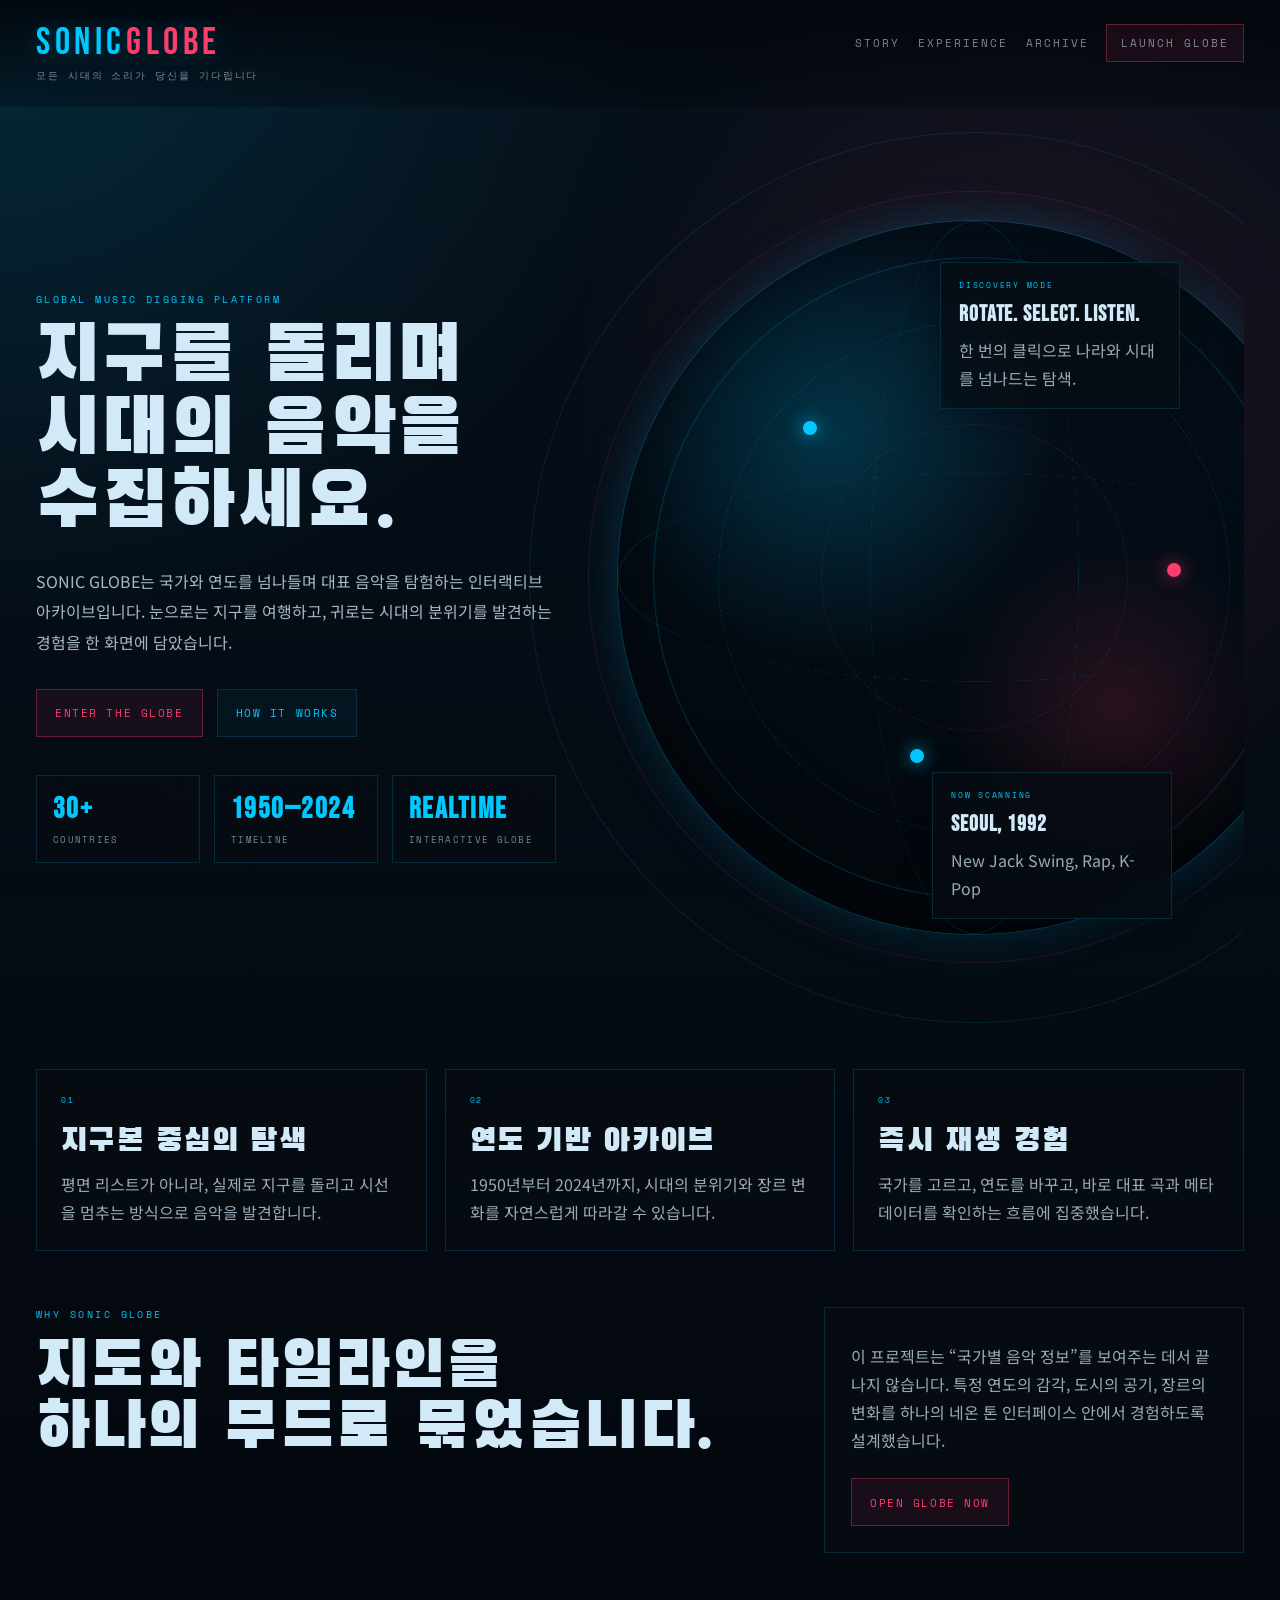
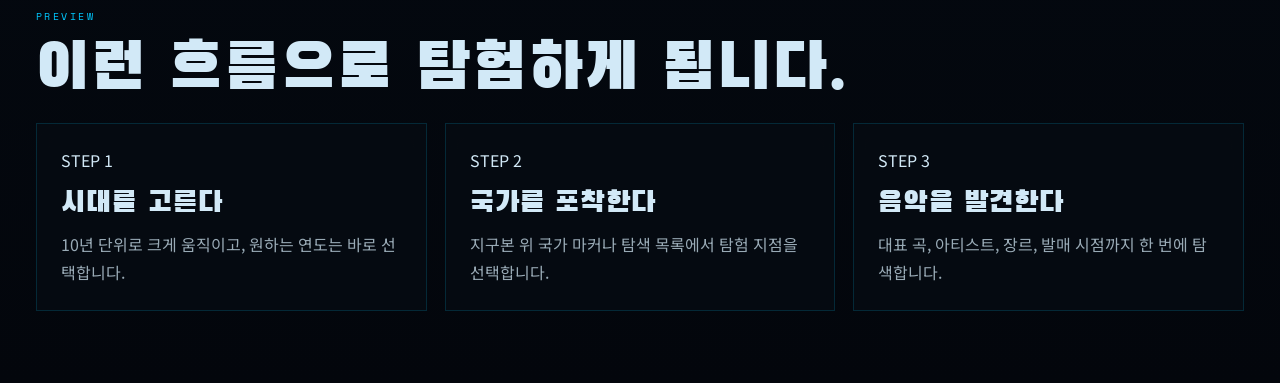
<file: index.html>
﻿<!DOCTYPE html>
<html lang="ko">
<head>
  <meta charset="UTF-8">
  <meta name="viewport" content="width=device-width, initial-scale=1.0">
  <title>SONIC GLOBE — Landing</title>
  <meta name="description" content="SONIC GLOBE 랜딩 페이지. 시대와 국가를 가로지르며 음악을 탐험하는 인터랙티브 경험을 소개합니다.">
  <link rel="stylesheet" href="landing.css">
</head>
<body>
  <div class="landing-shell">
    <div class="noise"></div>
    <header class="topbar">
      <div>
        <div class="logo">SONIC<span>GLOBE</span></div>
        <div class="tagline">모든 시대의 소리가 당신을 기다립니다</div>
      </div>
      <nav class="topnav">
        <a href="#story">Story</a>
        <a href="#experience">Experience</a>
        <a href="archive.html">Archive</a>
        <a href="globe.html" class="topnav-cta">Launch Globe</a>
      </nav>
    </header>

    <main>
      <section class="hero">
        <div class="hero-copy">
          <p class="eyebrow">GLOBAL MUSIC DIGGING PLATFORM</p>
          <h1>지구를 돌리며<br>
            시대의 음악을&nbsp;</h1>
          <h1>수집하세요.</h1>
<p class="hero-text">
          SONIC GLOBE는 국가와 연도를 넘나들며 대표 음악을 탐험하는 인터랙티브 <br>
          아카이브입니다.
          눈으로는 지구를 여행하고, 귀로는 시대의 분위기를 발견하는 경험을 한 화면에 담았습니다. </p>
          <div class="hero-actions">
            <a class="primary-btn" href="globe.html">Enter the Globe</a>
            <a class="ghost-btn" href="#experience">How It Works</a>
          </div>
          <ul class="hero-stats">
            <li>
              <strong>30+</strong>
              <span>Countries</span>
            </li>
            <li>
              <strong>1950—2024</strong>
              <span>Timeline</span>
            </li>
            <li>
              <strong>Realtime</strong>
              <span>Interactive Globe</span>
            </li>
          </ul>
        </div>

        <div class="hero-visual">
          <div class="globe-frame">
            <div class="orbital orbital-a"></div>
            <div class="orbital orbital-b"></div>
            <div class="orbital orbital-c"></div>
            <div class="globe-core">
              <div class="globe-ring ring-a"></div>
              <div class="globe-ring ring-b"></div>
              <div class="globe-grid"></div>
              <div class="glow-dot dot-a"></div>
              <div class="glow-dot dot-b"></div>
              <div class="glow-dot dot-c"></div>
            </div>
          </div>

          <div class="floating-card card-left">
            <span class="card-label">NOW SCANNING</span>
            <strong>Seoul, 1992</strong>
            <p>New Jack Swing, Rap, K-Pop</p>
          </div>

          <div class="floating-card card-right">
            <span class="card-label">DISCOVERY MODE</span>
            <strong>Rotate. Select. Listen.</strong>
            <p>한 번의 클릭으로 나라와 시대를 넘나드는 탐색.</p>
          </div>
        </div>
      </section>

      <section class="feature-grid" id="experience">
        <article class="feature-card">
          <span class="feature-index">01</span>
          <h2>지구본 중심의 탐색</h2>
          <p>평면 리스트가 아니라, 실제로 지구를 돌리고 시선을 멈추는 방식으로 음악을 발견합니다.</p>
        </article>
        <article class="feature-card">
          <span class="feature-index">02</span>
          <h2>연도 기반 아카이브</h2>
          <p>1950년부터 2024년까지, 시대의 분위기와 장르 변화를 자연스럽게 따라갈 수 있습니다.</p>
        </article>
        <article class="feature-card">
          <span class="feature-index">03</span>
          <h2>즉시 재생 경험</h2>
          <p>국가를 고르고, 연도를 바꾸고, 바로 대표 곡과 메타데이터를 확인하는 흐름에 집중했습니다.</p>
        </article>
      </section>

      <section class="story-band" id="story">
        <div class="story-copy">
          <p class="eyebrow">WHY SONIC GLOBE</p>
          <h2>지도와 타임라인을<br>하나의 무드로 묶었습니다.</h2>
        </div>
        <div class="story-panel">
          <p>
            이 프로젝트는 “국가별 음악 정보”를 보여주는 데서 끝나지 않습니다.
            특정 연도의 감각, 도시의 공기, 장르의 변화를 하나의 네온 톤 인터페이스 안에서 경험하도록 설계했습니다.
          </p>
          <br>
          <a href="globe.html">Open Globe NOW</a>
        </div>
      </section>

      <section class="archive-preview" id="archive">
        <div class="section-head">
          <p class="eyebrow">PREVIEW</p>
          <h2>이런 흐름으로 탐험하게 됩니다.</h2>
        </div>
        <div class="timeline">
          <div class="timeline-step">
            <span>STEP 1</span>
            <strong>시대를 고른다</strong>
            <p>10년 단위로 크게 움직이고, 원하는 연도는 바로 선택합니다.</p>
          </div>
          <div class="timeline-step">
            <span>STEP 2</span>
            <strong>국가를 포착한다</strong>
            <p>지구본 위 국가 마커나 탐색 목록에서 탐험 지점을 선택합니다.</p>
          </div>
          <div class="timeline-step">
            <span>STEP 3</span>
            <strong>음악을 발견한다</strong>
            <p>대표 곡, 아티스트, 장르, 발매 시점까지 한 번에 탐색합니다.</p>
          </div>
        </div>
      </section>
    </main>
  </div>
</body>
</html>
</file>
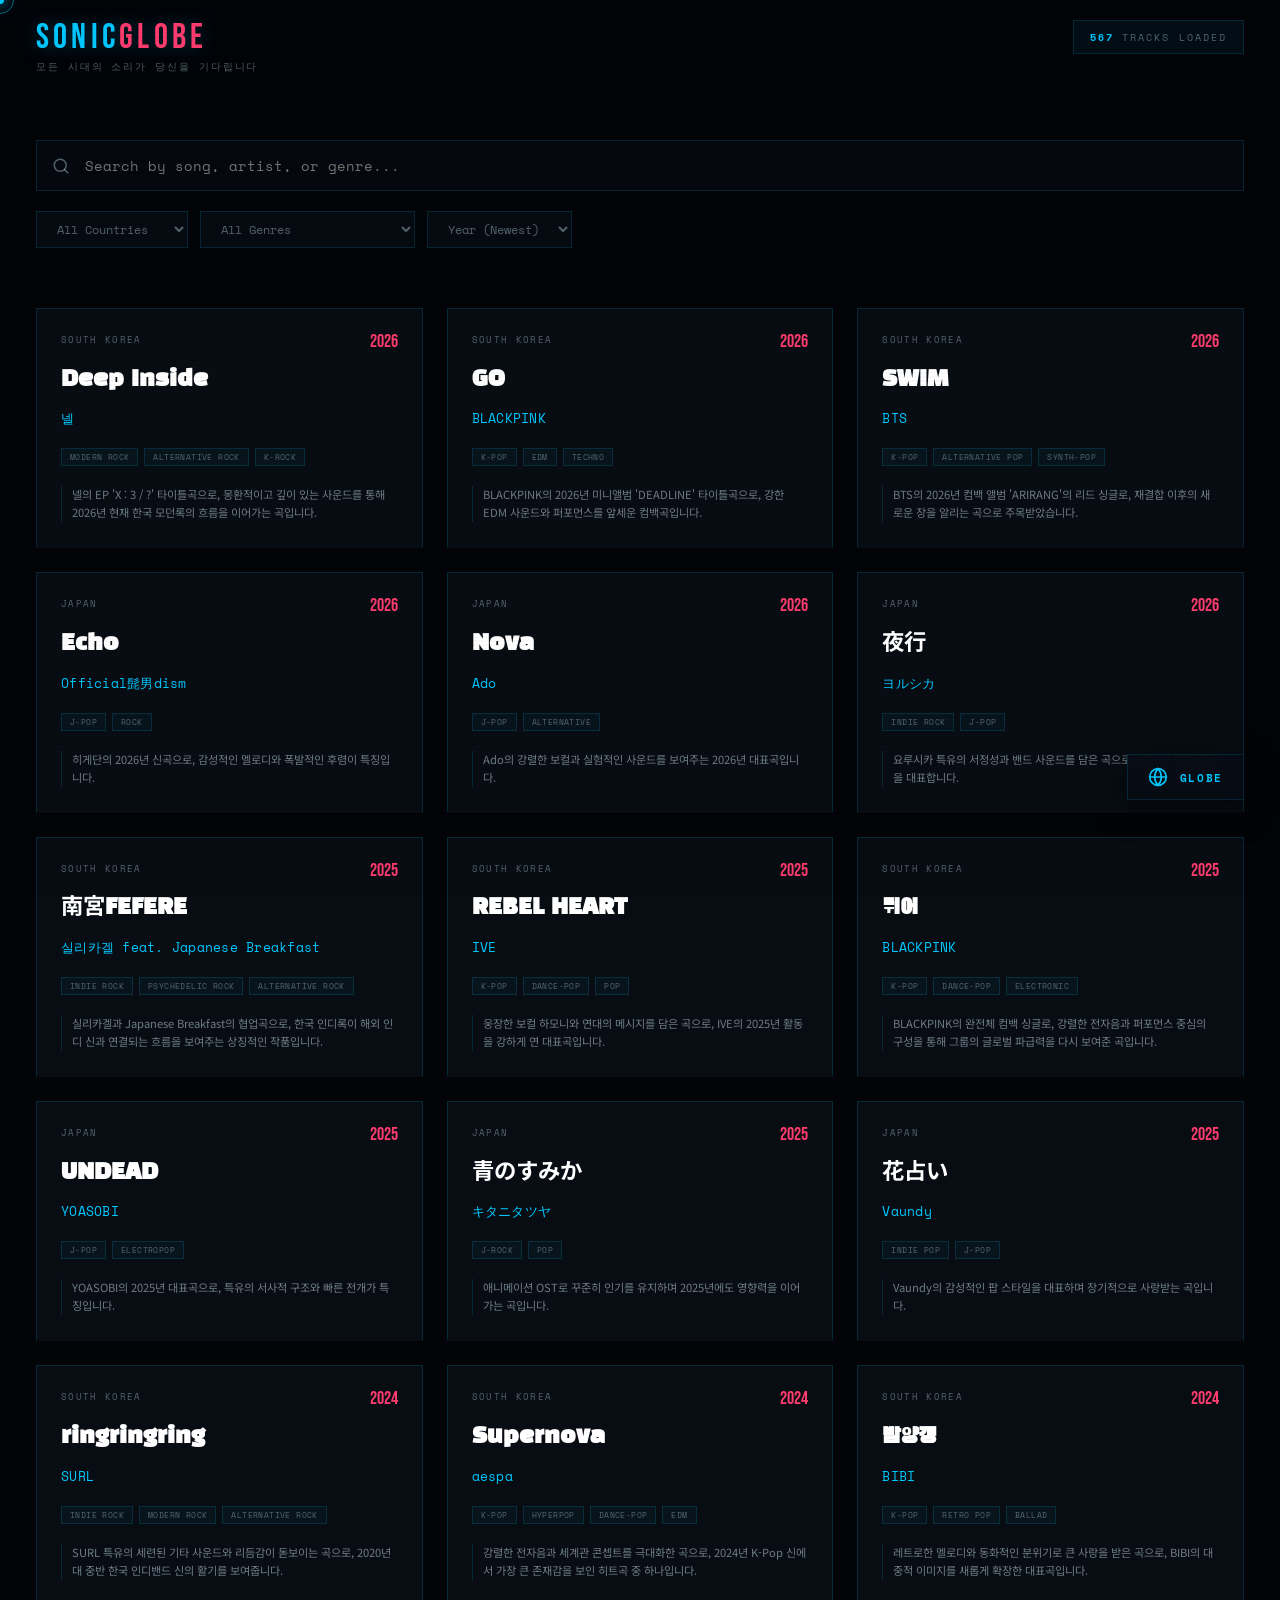
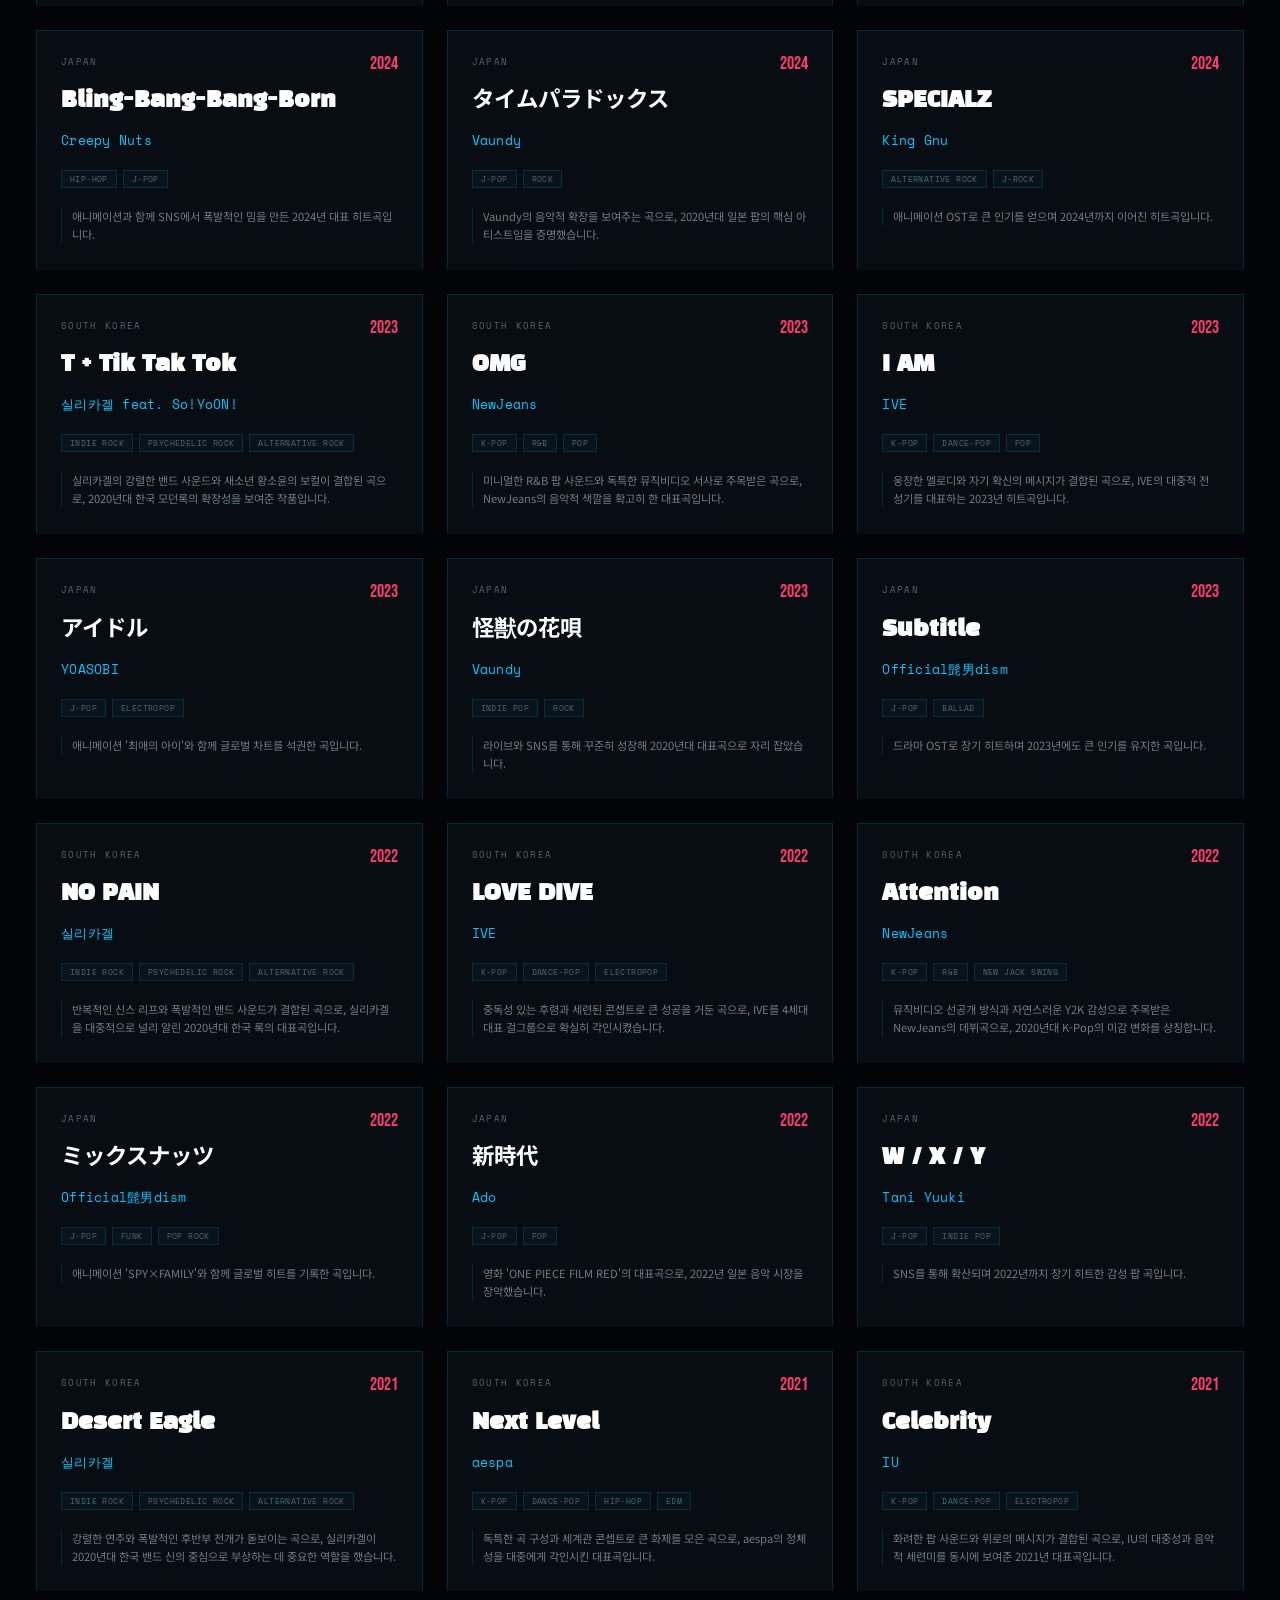
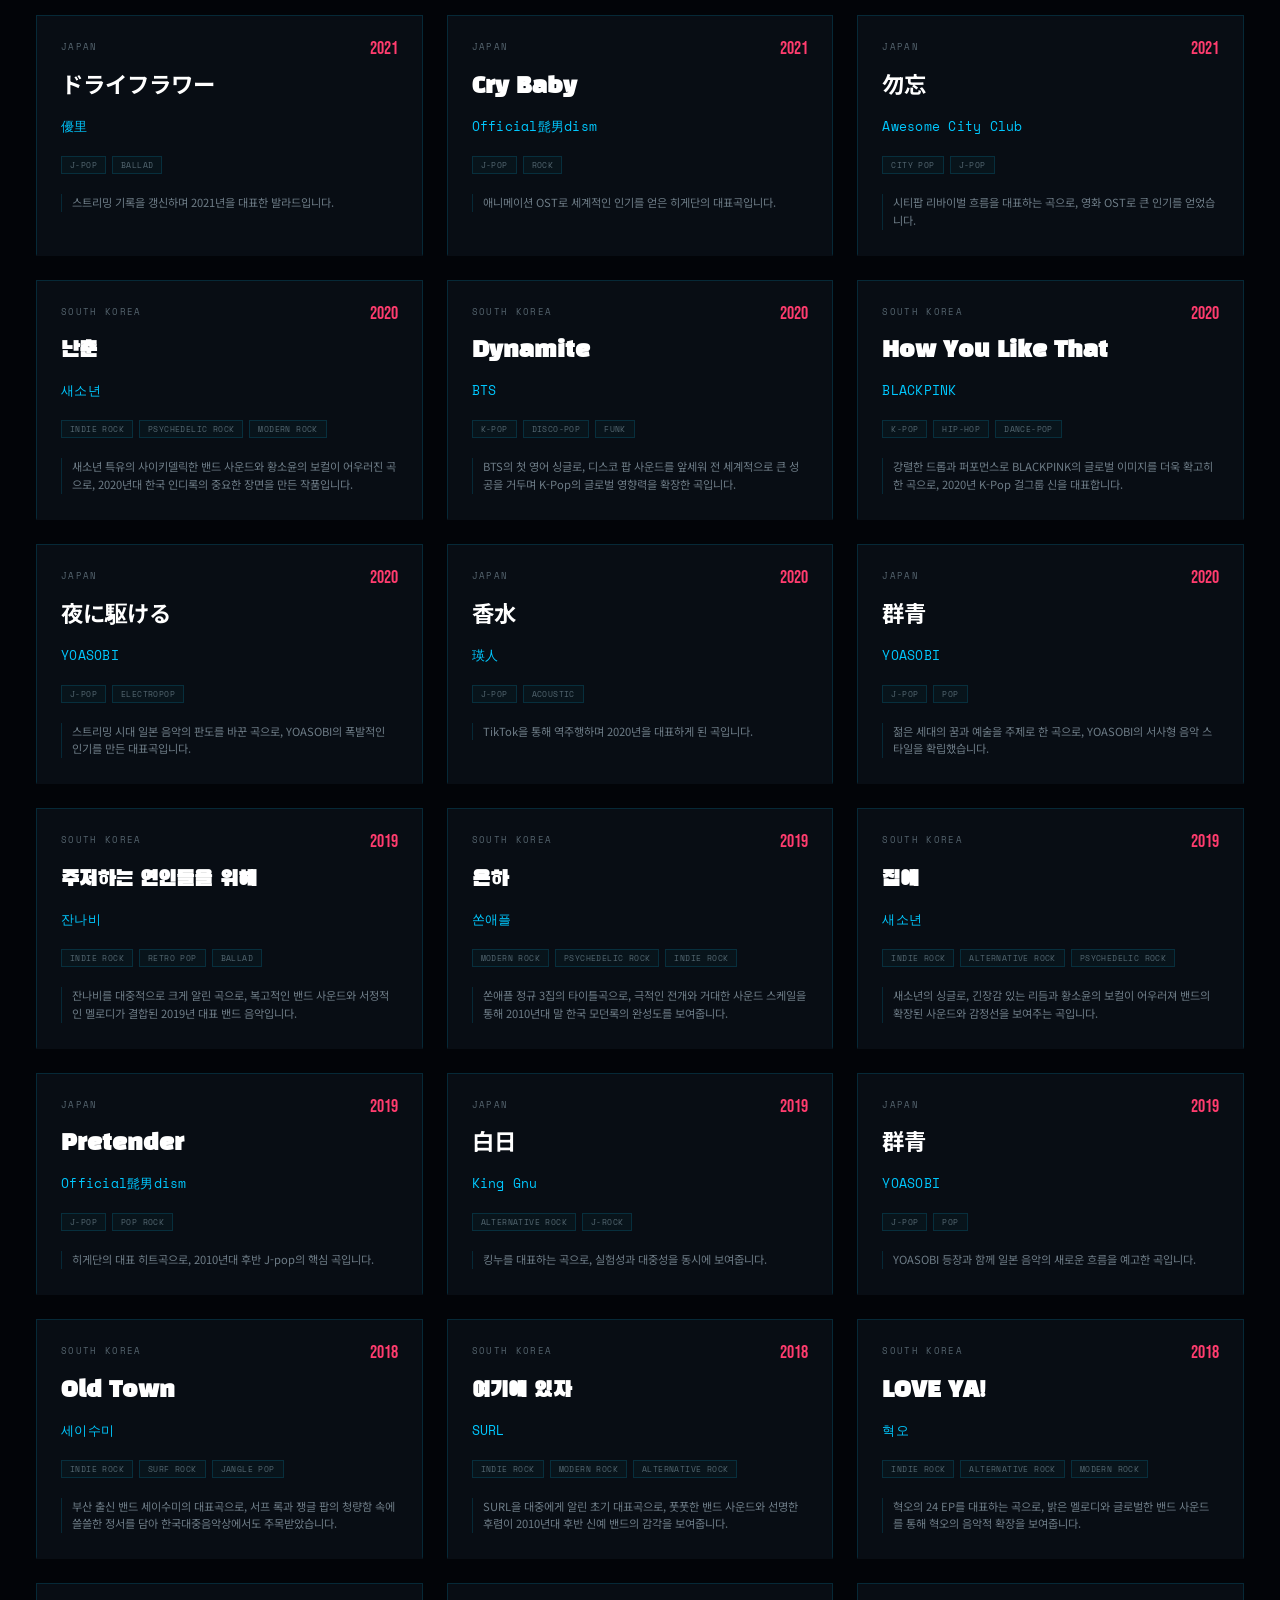
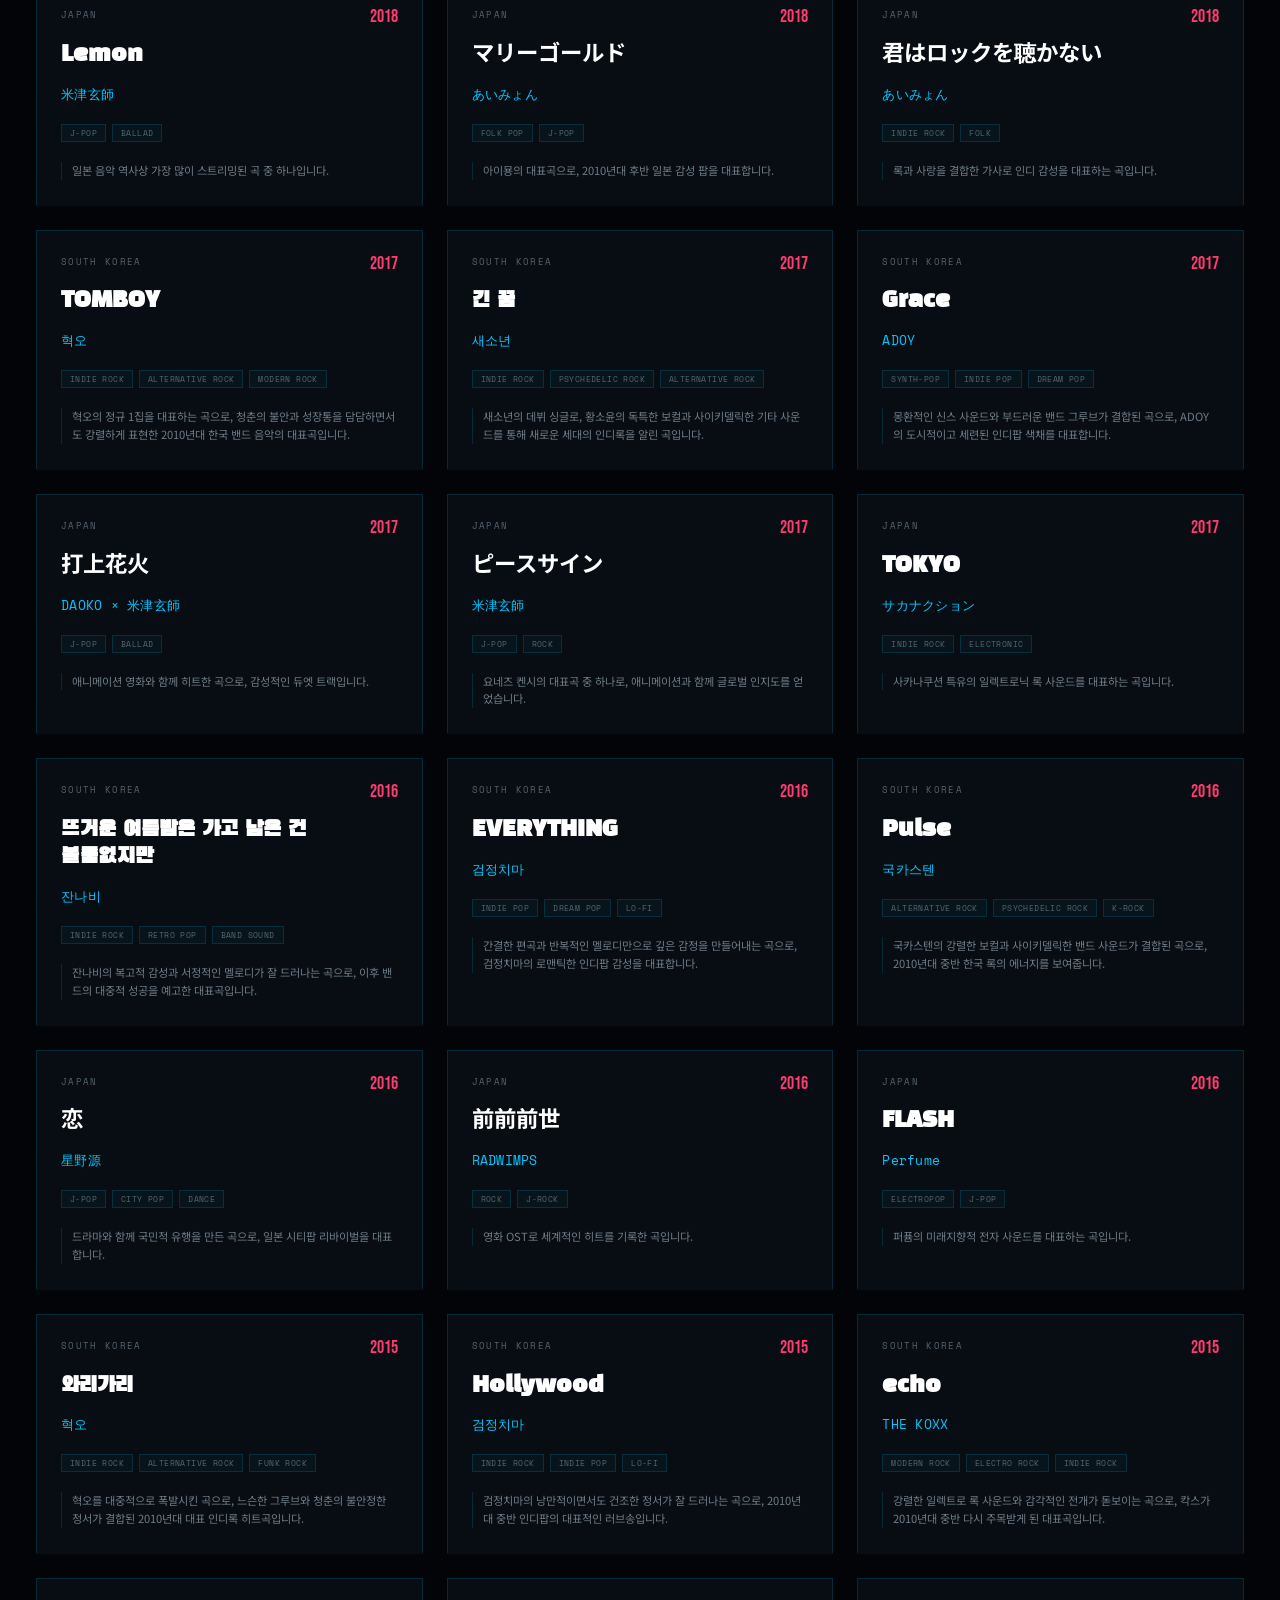
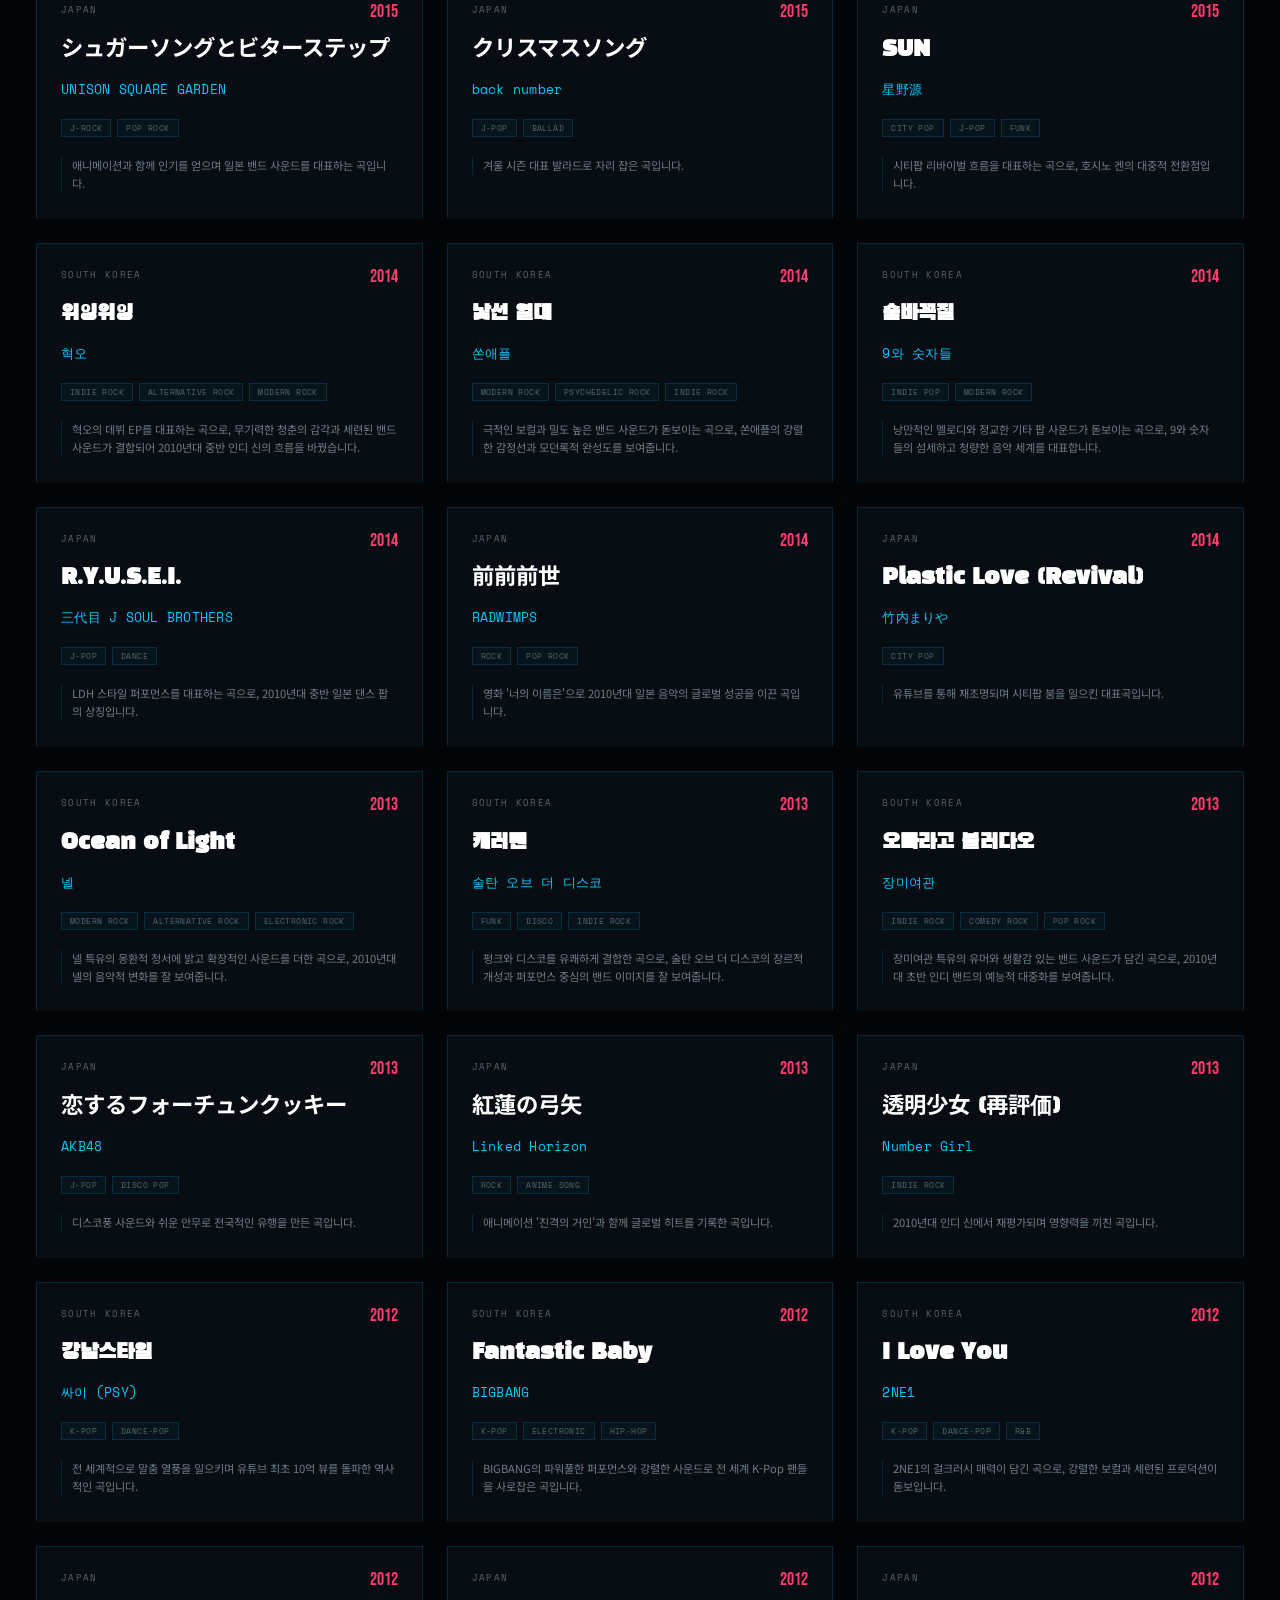
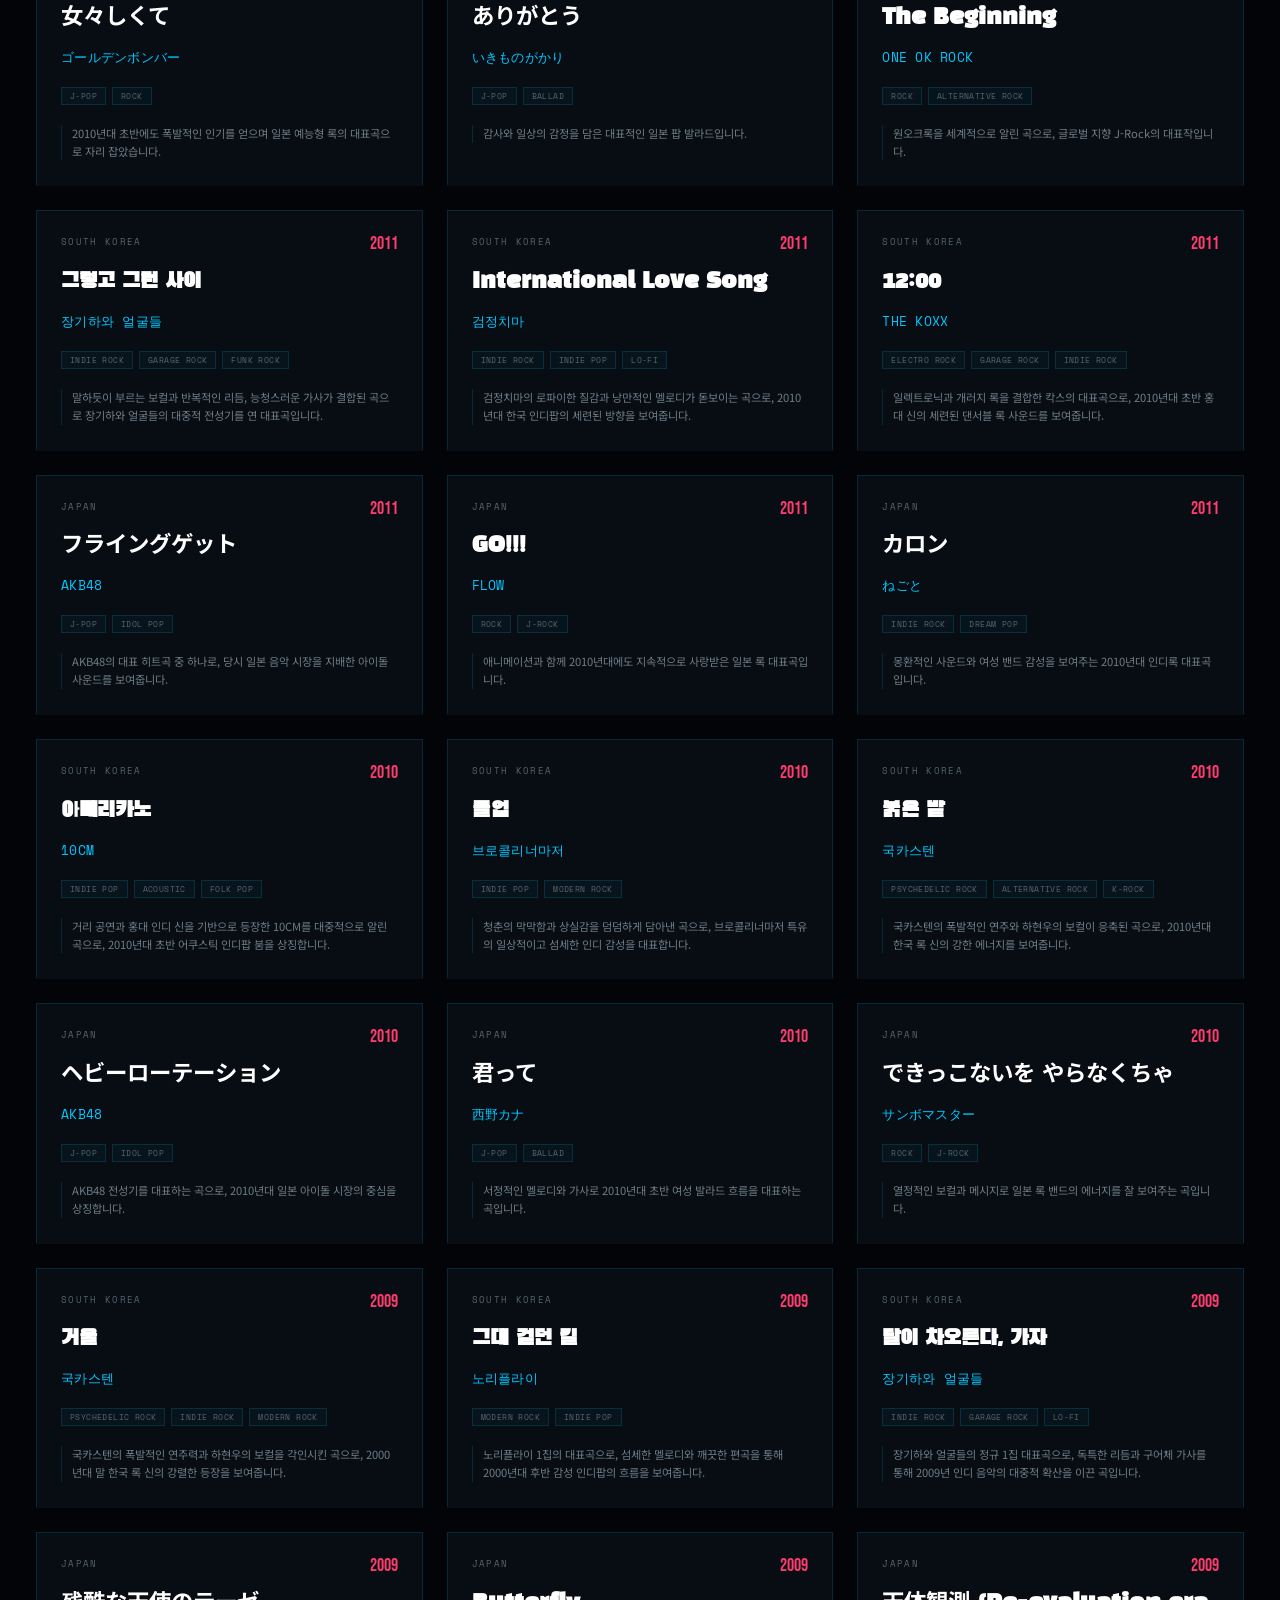
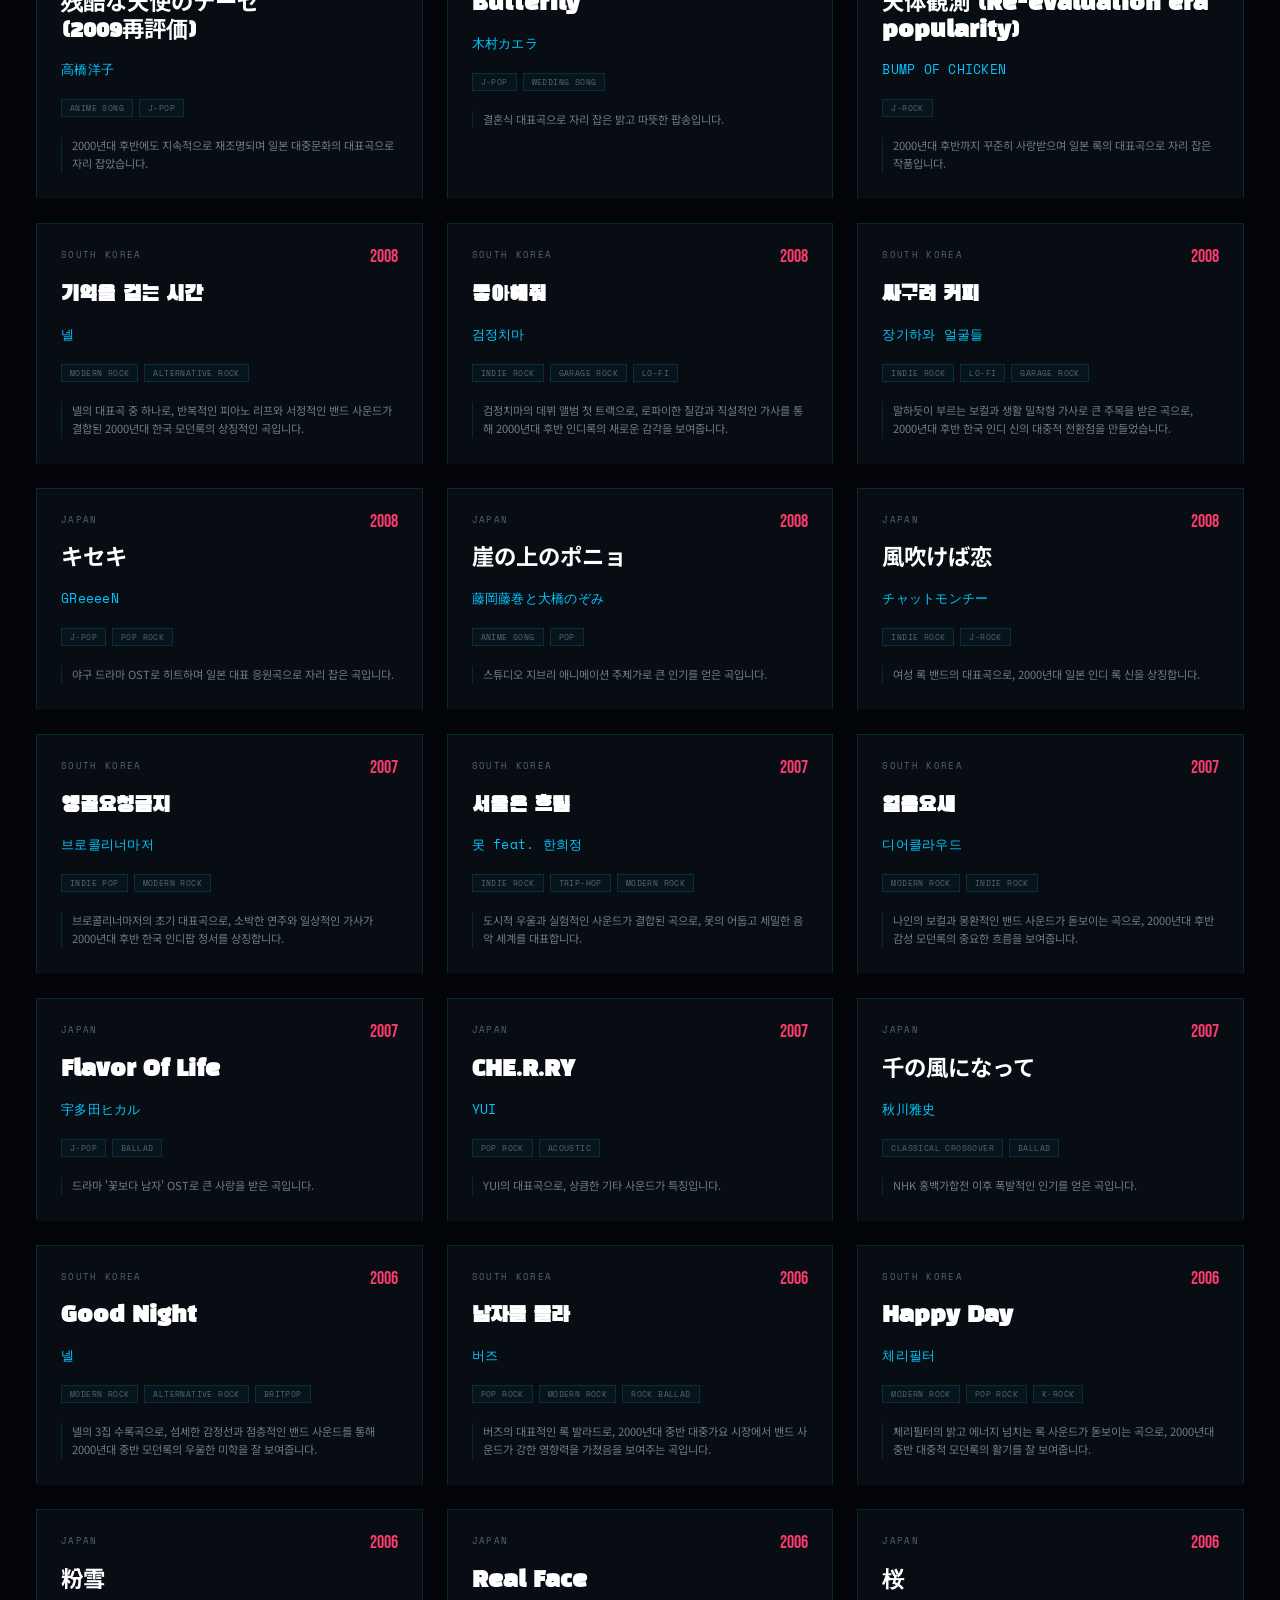
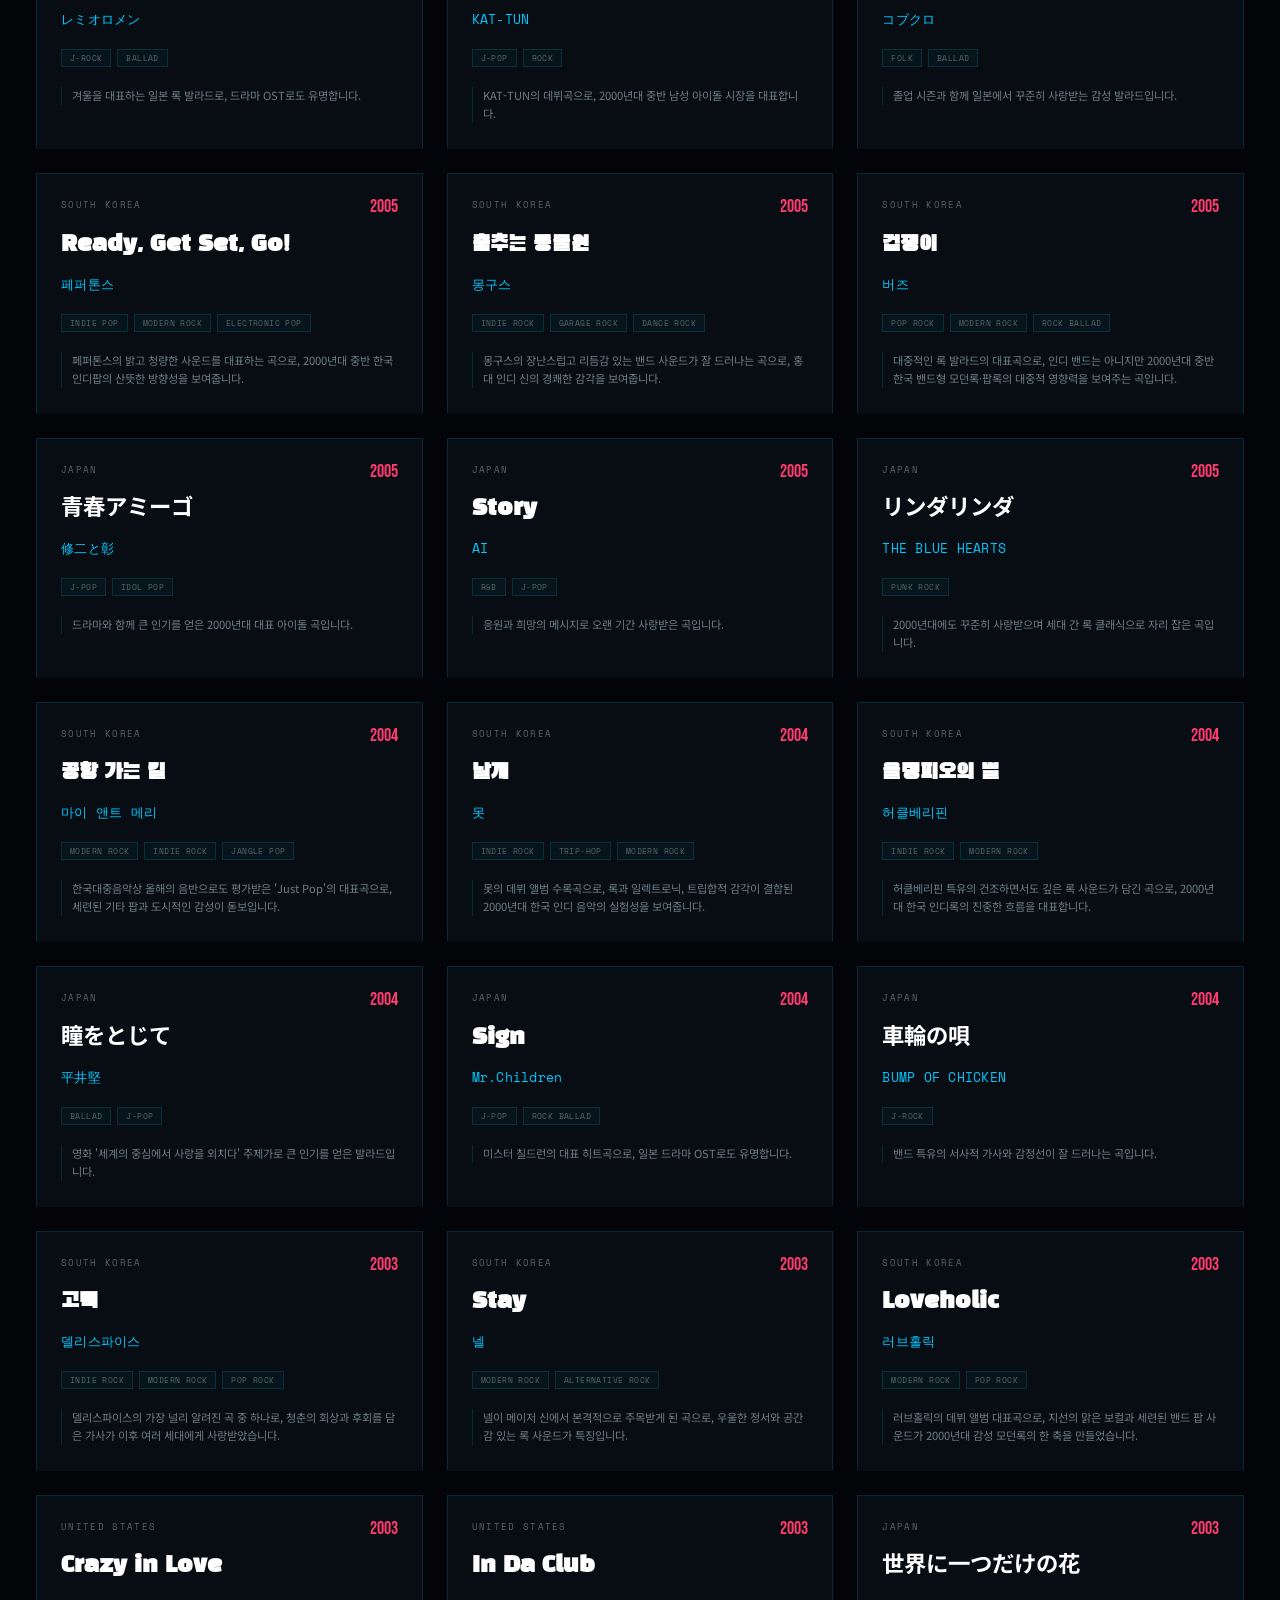
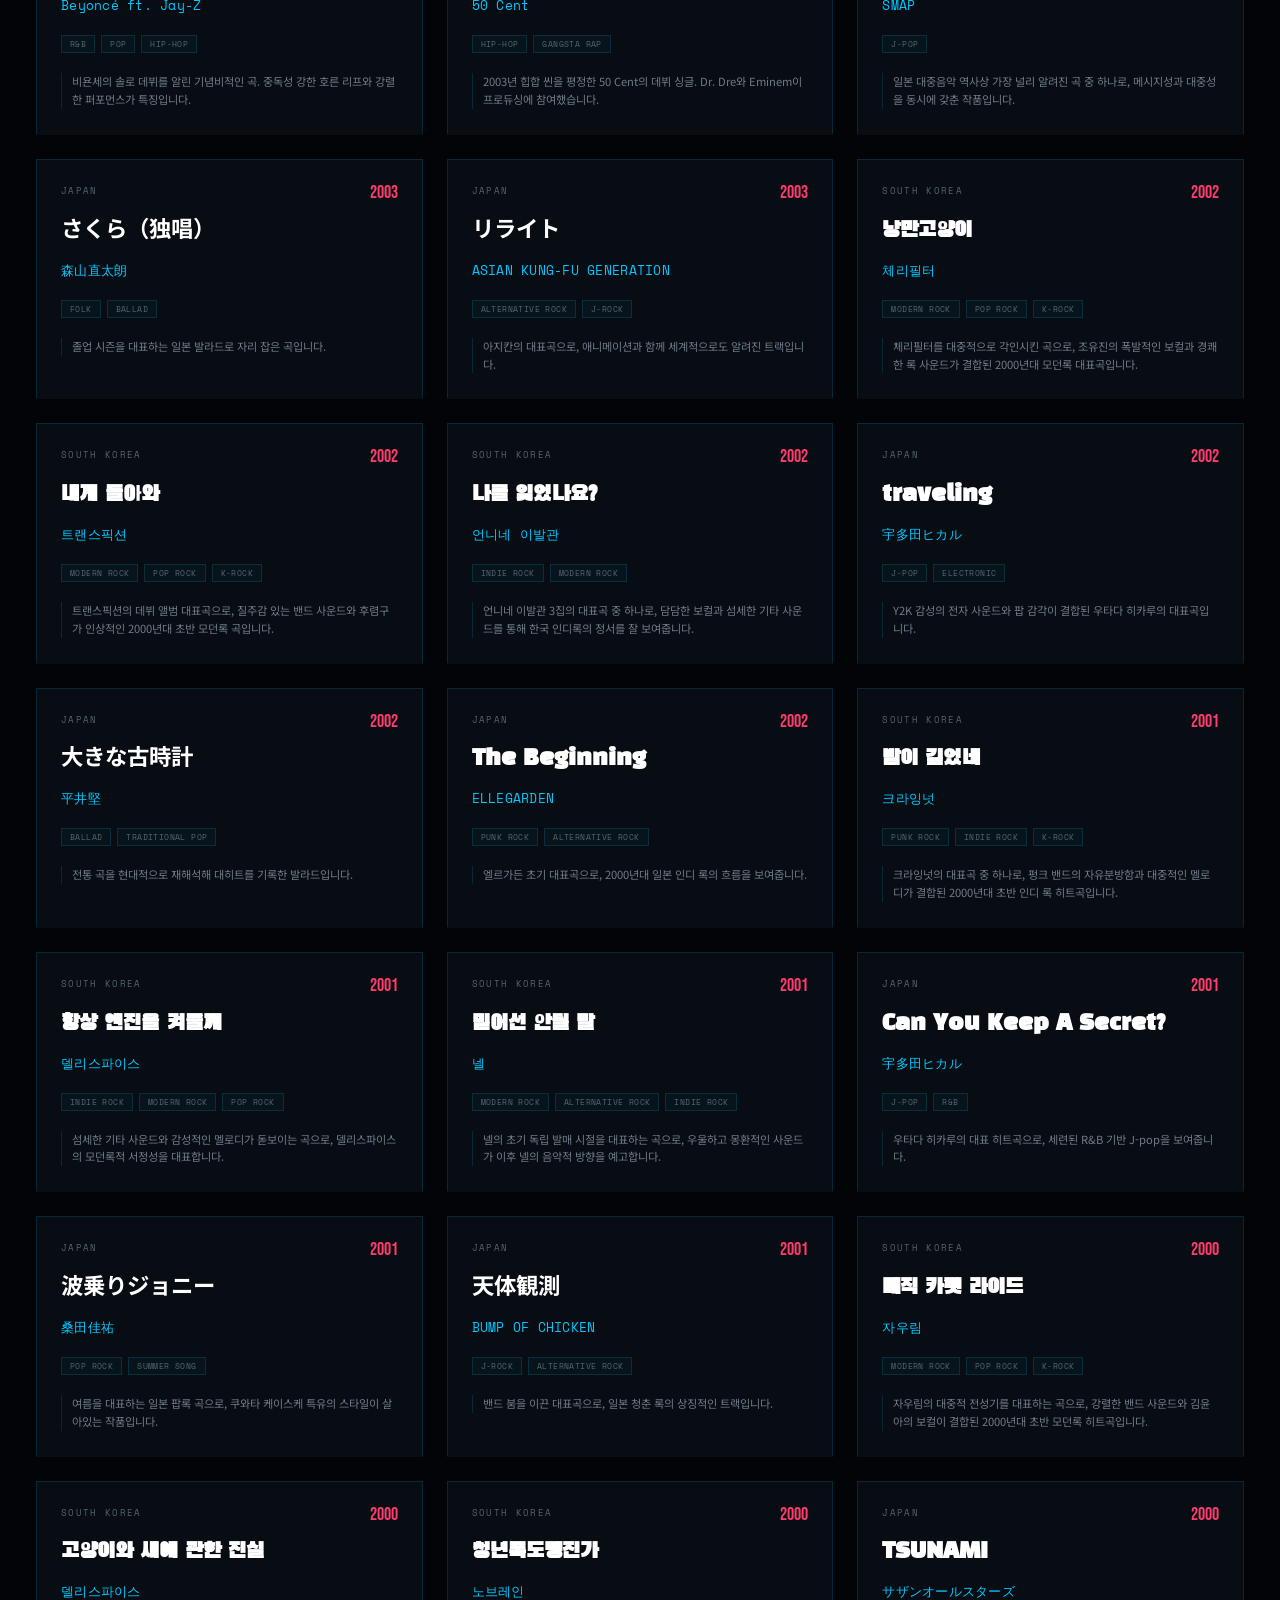
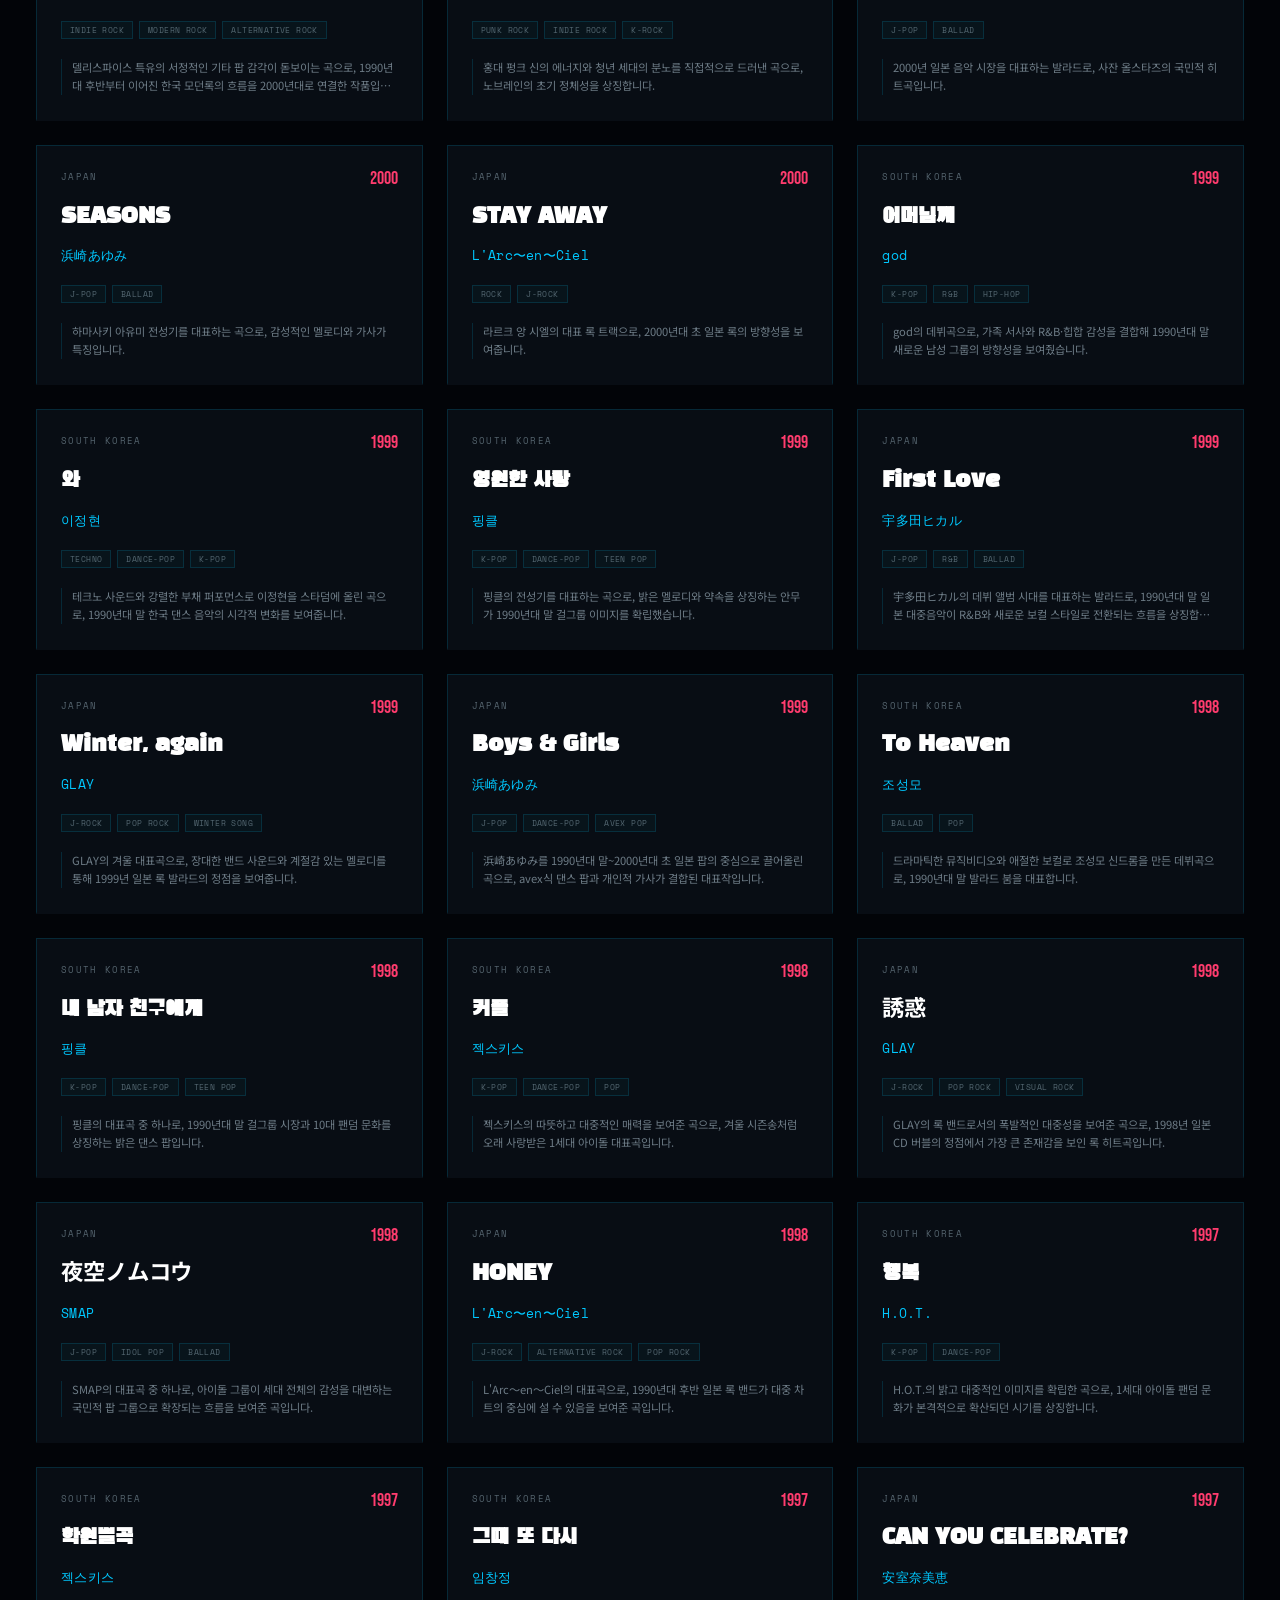
<file: archive.html>
<!DOCTYPE html>
<html lang="ko">
<head>
  <meta charset="UTF-8">
  <meta name="viewport" content="width=device-width, initial-scale=1.0">
  <title>SONIC GLOBE — Archive</title>
  <link rel="stylesheet" href="stylesheet.css">
  <link rel="stylesheet" href="archive.css">
</head>
<body>

<div id="cursor"></div>
<div id="cursor-ring"></div>

<header id="header">
  <div>
    <a href="index.html" id="logo">SONIC<span>GLOBE</span></a>
    <div id="tagline">모든 시대의 소리가 당신을 기다립니다</div>
  </div>
  <div id="header-right">
    <div id="archive-stats">
      <span id="total-count">0</span> TRACKS LOADED
    </div>
  </div>
</header>

<main id="archive-container">
  <section id="filter-bar">
    <div class="search-wrap">
      <svg class="search-icon" viewBox="0 0 24 24" fill="none" stroke="currentColor" stroke-width="2" stroke-linecap="round" stroke-linejoin="round">
        <circle cx="11" cy="11" r="8"></circle>
        <line x1="21" y1="21" x2="16.65" y2="16.65"></line>
      </svg>
      <input type="text" id="search-input" placeholder="Search by song, artist, or genre...">
    </div>
    
    <div class="filters">
      <select id="country-filter">
        <option value="">All Countries</option>
      </select>
      <select id="genre-filter">
        <option value="">All Genres</option>
      </select>
      <select id="sort-order">
        <option value="year-desc">Year (Newest)</option>
        <option value="year-asc">Year (Oldest)</option>
        <option value="name-asc">A-Z</option>
      </select>
    </div>

    <div id="related-genres-box" style="display: none;">
      <span class="label">RELATED GENRES:</span>
      <div id="related-tags"></div>
    </div>
  </section>

  <div id="song-grid">
    <!-- Songs will be injected here -->
    <div id="archive-loading">
      <div class="spinner"></div>
      <p>FLATTENING DATABASE...</p>
    </div>
  </div>
</main>

<!-- Back to Globe FAB -->
<a href="globe.html" id="view-toggle-fab" title="Back to 3D Globe">
  <svg viewBox="0 0 24 24" fill="none" stroke="currentColor" stroke-width="2" stroke-linecap="round" stroke-linejoin="round">
    <circle cx="12" cy="12" r="10"></circle>
    <line x1="2" y1="12" x2="22" y2="12"></line>
    <path d="M12 2a15.3 15.3 0 0 1 4 10 15.3 15.3 0 0 1-4 10 15.3 15.3 0 0 1-4-10 15.3 15.3 0 0 1 4-10z"></path>
  </svg>
  <span>GLOBE</span>
</a>

<script type="module" src="archive.js"></script>
</body>
</html>
</file>
<file: landing.css>
@import url('https://fonts.googleapis.com/css2?family=Black+Han+Sans&family=Space+Mono:wght@400;700&family=Bebas+Neue&family=Noto+Sans+KR:wght@300;400;700&display=swap');

:root {
  --bg: #03060c;
  --surface: rgba(8, 13, 20, 0.74);
  --surface-strong: rgba(8, 13, 20, 0.94);
  --border: rgba(0, 200, 255, 0.16);
  --accent: #00c8ff;
  --accent-2: #ff3c6e;
  --text: #d2e9f7;
  --muted: rgba(210, 233, 247, 0.56);
  --glow: 0 0 24px rgba(0, 200, 255, 0.28);
}

* {
  box-sizing: border-box;
}

html {
  scroll-behavior: smooth;
}

body {
  margin: 0;
  min-height: 100vh;
  color: var(--text);
  font-family: 'Noto Sans KR', sans-serif;
  background:
    radial-gradient(circle at top left, rgba(0, 200, 255, 0.14), transparent 28%),
    radial-gradient(circle at 80% 20%, rgba(255, 60, 110, 0.12), transparent 24%),
    linear-gradient(180deg, #06101a 0%, #03060c 100%);
  overflow-x: hidden;
}

.landing-shell {
  position: relative;
  min-height: 100vh;
}

.noise {
  position: fixed;
  inset: 0;
  pointer-events: none;
  background:
    repeating-linear-gradient(
      0deg,
      transparent,
      transparent 2px,
      rgba(0, 0, 0, 0.03) 2px,
      rgba(0, 0, 0, 0.03) 4px
    );
  opacity: 0.65;
}

.topbar {
  position: sticky;
  top: 0;
  z-index: 30;
  display: flex;
  justify-content: space-between;
  align-items: flex-start;
  padding: 24px 36px;
  background: linear-gradient(to bottom, rgba(3, 6, 12, 0.94), rgba(3, 6, 12, 0.3));
  backdrop-filter: blur(14px);
}

.logo {
  font-family: 'Bebas Neue', cursive;
  font-size: 2.4rem;
  letter-spacing: 0.12em;
  color: var(--accent);
  text-shadow: var(--glow);
  line-height: 1;
}

.logo span {
  color: var(--accent-2);
}

.tagline {
  margin-top: 6px;
  font-family: 'Space Mono', monospace;
  font-size: 0.6rem;
  letter-spacing: 0.2em;
  color: var(--muted);
  text-transform: uppercase;
}

.topnav {
  display: flex;
  align-items: center;
  gap: 18px;
}

.topnav a {
  color: var(--muted);
  text-decoration: none;
  font-family: 'Space Mono', monospace;
  font-size: 0.68rem;
  letter-spacing: 0.18em;
  text-transform: uppercase;
  transition: color 0.2s ease, transform 0.2s ease;
}

.topnav a:hover {
  color: var(--accent);
  transform: translateY(-1px);
}

.topnav-cta {
  padding: 10px 14px;
  border: 1px solid rgba(255, 60, 110, 0.34);
  background: rgba(255, 60, 110, 0.08);
  color: var(--accent-2);
}

main {
  padding: 20px 36px 72px;
}

.hero {
  position: relative;
  min-height: 100vh;
  display: flex;
  align-items: center;
  padding: 0;
}

.hero-copy {
  position: relative;
  z-index: 20;
  max-width: 680px;
  pointer-events: auto;
}

.eyebrow {
  margin: 0 0 16px;
  color: var(--accent);
  font-family: 'Space Mono', monospace;
  font-size: 0.64rem;
  letter-spacing: 0.24em;
  text-transform: uppercase;
}

.hero h1,
.story-copy h2,
.section-head h2 {
  margin: 0;
  font-family: 'Black Han Sans', 'Noto Sans KR', sans-serif;
  font-weight: 400;
  line-height: 0.95;
  letter-spacing: 0.04em;
}

.hero h1 {
  font-size: clamp(3.2rem, 6vw, 6.5rem);
}

.hero-text {
  max-width: 520px;
  margin: 24px 0 0;
  color: rgba(210, 233, 247, 0.78);
  font-size: 1rem;
  line-height: 1.9;
}

.hero-actions {
  display: flex;
  gap: 14px;
  margin-top: 32px;
}

.primary-btn,
.ghost-btn,
.story-panel a {
  display: inline-flex;
  align-items: center;
  justify-content: center;
  min-height: 48px;
  padding: 0 18px;
  text-decoration: none;
  text-transform: uppercase;
  letter-spacing: 0.14em;
  font-family: 'Space Mono', monospace;
  font-size: 0.7rem;
  transition: transform 0.2s ease, border-color 0.2s ease, background 0.2s ease;
}

.primary-btn,
.story-panel a {
  border: 1px solid rgba(255, 60, 110, 0.34);
  background: rgba(255, 60, 110, 0.08);
  color: var(--accent-2);
}

.ghost-btn {
  border: 1px solid var(--border);
  background: rgba(0, 200, 255, 0.05);
  color: var(--accent);
}

.primary-btn:hover,
.ghost-btn:hover,
.story-panel a:hover {
  transform: translateY(-2px);
}

.hero-stats {
  display: grid;
  grid-template-columns: repeat(3, minmax(110px, 1fr));
  gap: 14px;
  margin: 38px 0 0;
  padding: 0;
  list-style: none;
}

.hero-stats li,
.feature-card,
.story-panel,
.timeline-step,
.floating-card {
  border: 1px solid var(--border);
  background: var(--surface);
  backdrop-filter: blur(16px);
}

.hero-stats li {
  padding: 16px;
}

.hero-stats strong {
  display: block;
  color: var(--accent);
  font-family: 'Bebas Neue', cursive;
  font-size: 1.8rem;
  letter-spacing: 0.05em;
}

.hero-stats span {
  display: block;
  margin-top: 6px;
  color: var(--muted);
  font-family: 'Space Mono', monospace;
  font-size: 0.58rem;
  letter-spacing: 0.14em;
  text-transform: uppercase;
}

.hero-visual {
  position: absolute;
  inset: 0;
  z-index: 1;
  pointer-events: none;
  overflow: hidden;
}

.globe-frame {
  position: absolute;
  width: 110vh;
  max-width: 1200px;
  aspect-ratio: 1 / 1;
  right: -25vh;
  top: 50%;
  transform: translateY(-50%);
}

.globe-core {
  position: absolute;
  inset: 14%;
  border-radius: 50%;
  background:
    radial-gradient(circle at 30% 30%, rgba(0, 200, 255, 0.2), transparent 32%),
    radial-gradient(circle at 70% 68%, rgba(255, 60, 110, 0.14), transparent 24%),
    linear-gradient(180deg, rgba(4, 18, 30, 0.94), rgba(3, 7, 12, 0.98));
  box-shadow:
    0 0 0 1px rgba(0, 200, 255, 0.18),
    0 0 48px rgba(0, 200, 255, 0.18),
    inset 0 0 90px rgba(0, 0, 0, 0.55);
  overflow: hidden;
  animation: irregular-rotate 12s infinite linear;
}

.globe-grid,
.globe-ring,
.orbital {
  position: absolute;
  inset: 0;
  border-radius: 50%;
  pointer-events: none;
}

.globe-grid {
  inset: 5%;
  border: 1px solid rgba(0, 200, 255, 0.18);
  box-shadow: inset 0 0 0 1px rgba(0, 200, 255, 0.06);
  animation: irregular-rotate 8s infinite reverse linear;
}

.globe-grid::before,
.globe-grid::after {
  content: '';
  position: absolute;
  inset: 10%;
  border-radius: 50%;
  border: 1px dashed rgba(0, 200, 255, 0.16);
}

.globe-grid::after {
  inset: 26%;
  border-color: rgba(255, 60, 110, 0.18);
}

.globe-ring {
  border: 1px solid rgba(0, 200, 255, 0.16);
}

.ring-a {
  transform: rotateX(73deg);
}

.ring-b {
  transform: rotateY(73deg);
}

.orbital {
  border: 1px solid rgba(0, 200, 255, 0.12);
}

.orbital-a {
  inset: 5%;
  transform: rotate(12deg);
  animation: rotate-cw 10s infinite linear;
}

.orbital-b {
  inset: 11%;
  transform: rotate(-22deg);
  border-color: rgba(255, 60, 110, 0.14);
  animation: rotate-ccw 6s infinite linear;
}

.orbital-c {
  inset: 22%;
  transform: rotate(38deg);
  animation: rotate-cw 15s infinite linear;
}

@keyframes rotate-cw {
  from { transform: rotate(0deg); }
  to { transform: rotate(360deg); }
}

@keyframes rotate-ccw {
  from { transform: rotate(360deg); }
  to { transform: rotate(0deg); }
}

.glow-dot {
  position: absolute;
  width: 14px;
  height: 14px;
  border-radius: 50%;
  background: var(--accent);
  box-shadow: 0 0 18px rgba(0, 200, 255, 0.8);
  transition: all 0.8s cubic-bezier(0.4, 0, 0.2, 1);
}

.dot-a {
  top: 28%;
  left: 26%;
  animation: move-stop-go-a 6s infinite ease-in-out;
}

.dot-b {
  top: 48%;
  right: 21%;
  background: var(--accent-2);
  box-shadow: 0 0 18px rgba(255, 60, 110, 0.7);
  animation: move-stop-go-b 8s infinite ease-in-out;
}

.dot-c {
  bottom: 24%;
  left: 41%;
  animation: move-stop-go-c 5s infinite ease-in-out;
}

@keyframes move-stop-go-a {
  0%, 10% { transform: translate(0, 0); }
  25%, 35% { transform: translate(40px, -20px); }
  50%, 60% { transform: translate(-10px, 50px); }
  75%, 85% { transform: translate(-30px, -40px); }
  100% { transform: translate(0, 0); }
}

@keyframes move-stop-go-b {
  0%, 15% { transform: translate(0, 0); }
  30%, 45% { transform: translate(-50px, 30px); }
  60%, 75% { transform: translate(20px, -60px); }
  90%, 100% { transform: translate(0, 0); }
}

@keyframes move-stop-go-c {
  0%, 20% { transform: translate(0, 0); }
  40%, 55% { transform: translate(30px, -30px); }
  75%, 90% { transform: translate(-40px, 10px); }
  100% { transform: translate(0, 0); }
}

.floating-card {
  position: absolute;
  width: min(240px, 46%);
  padding: 16px 18px;
  box-shadow: 0 0 26px rgba(0, 0, 0, 0.3);
}

.card-left {
  position: absolute;
  left: 70vw;
  bottom: 12%;
  animation: ease-in-dissolve 1.2s cubic-bezier(0.2, 0, 0.4, 1) forwards;
  opacity: 0;
  z-index: 30;
  pointer-events: auto;
}

.card-right {
  position: absolute;
  right: 5vw;
  top: 15%;
  animation: ease-in-dissolve 1.2s cubic-bezier(0.2, 0, 0.4, 1) 0.4s forwards;
  opacity: 0;
  z-index: 30;
  pointer-events: auto;
}

@keyframes irregular-rotate {
  0% { transform: rotate(0deg) scale(1); }
  33% { transform: rotate(120deg) scale(1.03) skew(1deg); }
  66% { transform: rotate(240deg) scale(0.97) skew(-1deg); }
  100% { transform: rotate(360deg) scale(1); }
}

@keyframes ease-in-dissolve {
  from {
    opacity: 0;
    transform: translateY(20px) scale(0.98);
    filter: blur(4px);
  }
  to {
    opacity: 1;
    transform: translateY(0) scale(1);
    filter: blur(0);
  }
}

.card-label,
.feature-index {
  display: block;
  color: var(--accent);
  font-family: 'Space Mono', monospace;
  font-size: 0.5rem;
  letter-spacing: 0.22em;
  text-transform: uppercase;
}

.floating-card strong {
  display: block;
  margin-top: 10px;
  font-family: 'Bebas Neue', cursive;
  font-size: 1.4rem;
  letter-spacing: 0.04em;
}

.floating-card p,
.feature-card p,
.story-panel p,
.timeline-step p {
  margin: 8px 0 0;
  color: rgba(210, 233, 247, 0.72);
  line-height: 1.75;
}

.feature-grid,
.timeline {
  display: grid;
  gap: 18px;
}

.feature-grid {
  grid-template-columns: repeat(3, minmax(0, 1fr));
  margin-top: 42px;
}

.feature-card {
  padding: 24px;
}

.feature-card h2 {
  margin: 16px 0 0;
  font-family: 'Black Han Sans', 'Noto Sans KR', sans-serif;
  font-size: 2rem;
  font-weight: 400;
  letter-spacing: 0.04em;
}

.story-band,
.archive-preview {
  margin-top: 56px;
}

.story-band {
  display: grid;
  grid-template-columns: minmax(280px, 1fr) minmax(280px, 420px);
  gap: 24px;
  align-items: stretch;
}

.story-copy h2,
.section-head h2 {
  font-size: clamp(2.8rem, 5vw, 4.8rem);
}

.story-panel {
  padding: 26px;
}

.section-head {
  margin-bottom: 22px;
}

.timeline {
  grid-template-columns: repeat(3, minmax(0, 1fr));
}

.timeline-step {
  padding: 24px;
}

.timeline-step strong {
  display: block;
  margin-top: 14px;
  font-family: 'Black Han Sans', 'Noto Sans KR', sans-serif;
  font-size: 1.8rem;
  font-weight: 400;
  letter-spacing: 0.04em;
}

@media (max-width: 1100px) {
  .hero,
  .story-band,
  .feature-grid,
  .timeline {
    grid-template-columns: 1fr;
  }

  .hero-visual {
    min-height: 560px;
  }

  .globe-frame {
    margin: 0 auto;
  }
}

@media (max-width: 720px) {
  .topbar {
    flex-direction: column;
    gap: 18px;
    padding: 20px 18px;
  }

  .topnav {
    flex-wrap: wrap;
    gap: 10px;
  }

  main {
    padding: 12px 18px 48px;
  }

  .hero {
    gap: 28px;
    min-height: auto;
    padding-top: 18px;
  }

  .hero-actions {
    flex-direction: column;
  }

  .hero-stats {
    grid-template-columns: 1fr;
  }

  .hero-visual {
    min-height: 500px;
  }

  .floating-card {
    position: relative;
    width: 100%;
  }

  .card-left,
  .card-right {
    top: auto;
    right: auto;
    left: auto;
    bottom: auto;
    margin-top: 16px;
  }
}
</file>
<file: stylesheet.css>
﻿  @import url('https://fonts.googleapis.com/css2?family=Black+Han+Sans&family=Space+Mono:ital,wght@0,400;0,700;1,400&family=Bebas+Neue&family=Noto+Sans+KR:wght@300;400;700&display=swap');

  :root {
    --bg: #020408;
    --surface: #080d14;
    --border: rgba(0,200,255,0.15);
    --accent: #00c8ff;
    --accent2: #ff3c6e;
    --text: #c8e6f5;
    --muted: rgba(200,230,245,0.4);
    --glow: 0 0 20px rgba(0,200,255,0.3);
  }

  * { margin: 0; padding: 0; box-sizing: border-box; }

  body {
    background: var(--bg);
    color: var(--text);
    font-family: 'Noto Sans KR', sans-serif;
    overflow: hidden;
    height: 100vh;
    width: 100vw;
    cursor: none;
  }

  #cursor {
    position: fixed;
    width: 8px; height: 8px;
    background: var(--accent);
    border-radius: 50%;
    pointer-events: none;
    z-index: 9999;
    transform: translate(-50%,-50%);
    box-shadow: 0 0 12px var(--accent), 0 0 24px rgba(0,200,255,0.4);
    transition: background 0.15s;
  }
  #cursor-ring {
    position: fixed;
    width: 28px; height: 28px;
    border: 1px solid rgba(0,200,255,0.5);
    border-radius: 50%;
    pointer-events: none;
    z-index: 9998;
    transform: translate(-50%,-50%);
    transition: all 0.15s ease;
  }
  /* stylesheet.css */
#cursor, #cursor-ring {
  position: fixed;
  top: 0;
  left: 0;
  pointer-events: none;
  z-index: 9999;
  will-change: transform;
}

  @media (hover: none), (pointer: coarse) {
    body { cursor: auto; }
    #cursor, #cursor-ring { display: none; }
    .year-btn,
    #current-year,
    #year-picker-close,
    .year-option,
    .nav-item,
    #random-btn,
    #card-close,
    .ctrl-btn,
    #yt-close { cursor: pointer; }
  }

  #globe-canvas {
    position: absolute;
    top: 0; left: 0;
    width: 100%; height: 100%;
  }

  #header {
    position: fixed;
    top: 0; left: 0; right: 0;
    display: flex;
    align-items: flex-start;
    justify-content: space-between;
    padding: 20px 36px;
    z-index: 100;
    background: linear-gradient(to bottom, rgba(2,4,8,0.95) 60%, transparent);
  }

  #logo {
    font-family: 'Bebas Neue', cursive;
    font-size: 2.2rem;
    letter-spacing: 0.12em;
    color: var(--accent);
    text-shadow: var(--glow);
    line-height: 1;
    text-decoration: none;
    transition: filter 0.2s ease;
  }
  #logo:hover {
    filter: brightness(1.2);
  }
  #logo span { color: var(--accent2); }

  #tagline {
    font-family: 'Space Mono', monospace;
    font-size: 0.6rem;
    color: var(--muted);
    letter-spacing: 0.2em;
    text-transform: uppercase;
    margin-top: 4px;
  }

  #header-right {
    display: flex;
    flex-direction: column;
    align-items: flex-end;
    gap: 14px;
  }

  #year-panel {
    display: flex;
    flex-direction: column;
    align-items: flex-end;
    gap: 6px;
    position: relative;
  }

  #random-btn {
    display: flex;
    align-items: center;
    gap: 8px;
    background: rgba(255,60,110,0.07);
    border: 1px solid rgba(255,60,110,0.35);
    color: var(--accent2);
    font-family: 'Space Mono', monospace;
    font-size: 0.6rem;
    letter-spacing: 0.18em;
    padding: 8px 14px;
    cursor: none;
    transition: all 0.2s;
  }
  #random-btn:hover {
    background: rgba(255,60,110,0.18);
    border-color: var(--accent2);
    box-shadow: 0 0 18px rgba(255,60,110,0.3);
  }
  #random-btn.spinning #dice-icon {
    animation: diceRoll 0.5s cubic-bezier(0.36,0.07,0.19,0.97);
  }
  @keyframes diceRoll {
    0%   { transform: rotate(0deg) scale(1); }
    25%  { transform: rotate(90deg) scale(1.2); }
    75%  { transform: rotate(270deg) scale(0.9); }
    100% { transform: rotate(360deg) scale(1); }
  }
  #dice-icon {
    width: 18px;
    height: 18px;
    flex-shrink: 0;
  }

  #year-label {
    font-family: 'Space Mono', monospace;
    font-size: 0.55rem;
    letter-spacing: 0.22em;
    color: var(--muted);
    text-transform: uppercase;
  }

  #year-selector {
    display: flex;
    align-items: center;
    gap: 10px;
  }

  .year-btn {
    background: rgba(0,200,255,0.05);
    border: 1px solid var(--border);
    color: var(--muted);
    font-family: 'Space Mono', monospace;
    font-size: 0.75rem;
    padding: 7px 12px;
    cursor: none;
    transition: all 0.2s;
    letter-spacing: 0.05em;
  }
  .year-btn:hover {
    border-color: var(--accent);
    color: var(--accent);
    background: rgba(0,200,255,0.1);
    box-shadow: var(--glow);
  }

  #current-year {
    background: transparent;
    border: 1px solid transparent;
    font-family: 'Bebas Neue', cursive;
    font-size: 3rem;
    color: var(--accent);
    text-shadow: var(--glow);
    line-height: 1;
    min-width: 110px;
    text-align: center;
    cursor: none;
    transition: all 0.2s;
  }
  #current-year:hover,
  #current-year[aria-expanded="true"] {
    border-color: rgba(0,200,255,0.3);
    background: rgba(0,200,255,0.08);
    box-shadow: var(--glow);
  }
  #year-jump-hint {
    font-family: 'Space Mono', monospace;
    font-size: 0.48rem;
    letter-spacing: 0.08em;
    color: var(--muted);
    text-align: right;
  }
  #year-picker {
    position: absolute;
    top: calc(100% + 10px);
    right: 0;
    width: min(430px, calc(100vw - 48px));
    max-height: 320px;
    padding: 14px;
    background: rgba(8,13,20,0.97);
    border: 1px solid var(--border);
    box-shadow: 0 0 32px rgba(0,200,255,0.18), 0 16px 50px rgba(0,0,0,0.6);
    backdrop-filter: blur(16px);
    display: none;
    z-index: 180;
  }
  #year-picker.open {
    display: block;
  }
  #year-picker-header {
    display: flex;
    align-items: center;
    justify-content: space-between;
    margin-bottom: 12px;
    font-family: 'Space Mono', monospace;
    font-size: 0.58rem;
    letter-spacing: 0.16em;
    text-transform: uppercase;
    color: var(--accent);
  }
  #year-picker-close {
    width: 26px;
    height: 26px;
    border: 1px solid var(--border);
    background: transparent;
    color: var(--muted);
    cursor: none;
    transition: all 0.2s;
  }
  #year-picker-close:hover {
    color: var(--accent2);
    border-color: var(--accent2);
  }
  #year-grid {
    display: grid;
    grid-template-columns: repeat(auto-fill, minmax(64px, 1fr));
    gap: 8px;
    max-height: 250px;
    overflow-y: auto;
    padding-right: 4px;
  }
  #year-grid::-webkit-scrollbar { width: 4px; }
  #year-grid::-webkit-scrollbar-thumb { background: var(--border); }
  .year-option {
    border: 1px solid var(--border);
    background: rgba(0,200,255,0.04);
    color: var(--text);
    font-family: 'Space Mono', monospace;
    font-size: 0.62rem;
    letter-spacing: 0.08em;
    padding: 8px 6px;
    cursor: none;
    transition: all 0.2s;
  }
  .year-option:hover {
    border-color: var(--accent);
    color: var(--accent);
    background: rgba(0,200,255,0.1);
  }
  .year-option.active {
    border-color: var(--accent2);
    color: var(--accent2);
    background: rgba(255,60,110,0.12);
  }

  #instruction {
    position: fixed;
    bottom: 36px;
    left: 50%;
    transform: translateX(-50%);
    font-family: 'Space Mono', monospace;
    font-size: 0.6rem;
    letter-spacing: 0.2em;
    color: var(--muted);
    text-transform: uppercase;
    text-align: center;
    z-index: 100;
    animation: pulse 2.5s ease-in-out infinite;
    white-space: nowrap;
  }
  @keyframes pulse {
    0%, 100% { opacity: 0.35; }
    50% { opacity: 0.85; }
  }

  #tooltip {
    position: fixed;
    padding: 8px 16px;
    background: rgba(8,13,20,0.97);
    border: 1px solid var(--border);
    border-left: 3px solid var(--accent);
    font-family: 'Space Mono', monospace;
    font-size: 0.72rem;
    color: var(--accent);
    pointer-events: none;
    z-index: 200;
    display: none;
    letter-spacing: 0.06em;
    box-shadow: var(--glow);
    backdrop-filter: blur(10px);
  }

  #side-info {
    position: fixed;
    left: 36px;
    bottom: 60px;
    z-index: 100;
    display: flex;
    flex-direction: column;
    gap: 15px;
    max-height: 40vh;
  }
  #country-nav {
    margin-top: 10px;
    display: flex;
    flex-direction: column;
    gap: 8px;
    pointer-events: auto;
  }
  #country-list-title {
    font-family: 'Space Mono', monospace;
    font-size: 0.55rem;
    letter-spacing: 0.2em;
    color: var(--accent);
    margin-bottom: 5px;
    opacity: 0.8;
  }
  #country-list {
    display: flex;
    flex-direction: column;
    gap: 4px;
    overflow-y: auto;
    padding-right: 10px;
    scrollbar-width: thin;
    scrollbar-color: var(--border) transparent;
  }
  #country-list::-webkit-scrollbar { width: 3px; }
  #country-list::-webkit-scrollbar-thumb { background: var(--border); }

  .nav-item {
    font-family: 'Space Mono', monospace;
    font-size: 0.65rem;
    color: var(--muted);
    cursor: none;
    transition: all 0.2s;
    white-space: nowrap;
    letter-spacing: 0.05em;
    padding: 2px 0;
  }
  .nav-item:hover {
    color: var(--accent);
    padding-left: 5px;
  }
  .nav-item.active {
    color: var(--accent2);
    font-weight: bold;
    padding-left: 5px;
  }

  /* ─── Info Card ───────────────────────────────────────────────── */
  #info-card {
    position: fixed;
    width: 300px;
    background: var(--surface);
    border: 1px solid var(--border);
    border-left: 3px solid var(--accent);
    box-shadow: 0 0 40px rgba(0,200,255,0.14), 0 16px 50px rgba(0,0,0,0.85);
    z-index: 400;
    display: none;
    overflow: hidden;
    pointer-events: auto;
  }
  #info-card.active {
    display: block;
    animation: cardIn 0.22s cubic-bezier(0.16,1,0.3,1);
  }
  @keyframes cardIn {
    from { opacity:0; transform: scale(0.94) translateY(6px); }
    to   { opacity:1; transform: scale(1) translateY(0); }
  }

  #card-accent-bar {
    height: 3px;
    background: linear-gradient(90deg, var(--accent) 0%, var(--accent2) 60%, transparent 100%);
  }

  #card-close {
    position: absolute;
    top: 10px; right: 10px;
    background: none;
    border: 1px solid var(--border);
    color: var(--muted);
    font-size: 0.6rem;
    width: 22px; height: 22px;
    cursor: none;
    transition: all 0.15s;
    display: flex; align-items: center; justify-content: center;
    padding: 0; line-height: 1;
  }
  #card-close:hover { border-color: var(--accent2); color: var(--accent2); }

  #card-loading {
    padding: 32px;
    display: flex;
    flex-direction: column;
    align-items: center;
    gap: 12px;
  }
  .spinner {
    width: 28px; height: 28px;
    border: 1px solid var(--border);
    border-top-color: var(--accent);
    border-radius: 50%;
    animation: spin 0.9s linear infinite;
  }
  @keyframes spin { to { transform: rotate(360deg); } }
  .loading-text {
    font-family: 'Space Mono', monospace;
    font-size: 0.55rem;
    letter-spacing: 0.18em;
    color: var(--muted);
    text-transform: uppercase;
  }

  #card-body { padding: 16px 20px 20px; }

  #card-meta {
    display: flex;
    align-items: center;
    gap: 8px;
    margin-bottom: 6px;
  }
  #card-country {
    font-family: 'Space Mono', monospace;
    font-size: 0.5rem;
    letter-spacing: 0.2em;
    color: var(--muted);
    text-transform: uppercase;
  }
  #card-year {
    font-family: 'Bebas Neue', cursive;
    font-size: 0.85rem;
    color: var(--accent2);
    letter-spacing: 0.1em;
  }

  #card-song {
    font-family: 'Black Han Sans', 'Bebas Neue', cursive;
    font-size: 1.8rem;
    color: #fff;
    line-height: 1.05;
    letter-spacing: 0.03em;
    word-break: break-word;
    margin-bottom: 4px;
    padding-right: 28px;
  }

  #card-artist {
    font-family: 'Space Mono', monospace;
    font-size: 0.72rem;
    color: var(--accent);
    letter-spacing: 0.04em;
    margin-bottom: 14px;
  }

  .card-divider {
    height: 1px;
    background: var(--border);
    margin-bottom: 12px;
  }

  .card-meta-grid {
    display: grid;
    grid-template-columns: 1fr 1fr;
    gap: 12px;
    margin-bottom: 14px;
  }
  .meta-label {
    font-family: 'Space Mono', monospace;
    font-size: 0.48rem;
    letter-spacing: 0.2em;
    color: var(--muted);
    text-transform: uppercase;
    margin-bottom: 3px;
  }
  .meta-value {
    font-family: 'Space Mono', monospace;
    font-size: 0.68rem;
    color: var(--text);
    letter-spacing: 0.02em;
    word-break: break-word;
  }

  #card-genres {
    display: flex;
    flex-wrap: wrap;
    gap: 6px;
    margin-bottom: 14px;
  }
  .genre-tag {
    padding: 3px 10px;
    border: 1px solid rgba(0,200,255,0.22);
    background: rgba(0,200,255,0.05);
    font-family: 'Space Mono', monospace;
    font-size: 0.5rem;
    letter-spacing: 0.1em;
    color: var(--accent);
    text-transform: uppercase;
  }

  #card-desc {
    font-size: 0.72rem;
    line-height: 1.75;
    color: rgba(200,230,245,0.6);
    font-weight: 300;
    border-left: 2px solid var(--border);
    padding-left: 12px;
    display: -webkit-box;
    -webkit-line-clamp: 3;
    line-clamp: 3;
    -webkit-box-orient: vertical;
    overflow: hidden;
  }

  /* Country Labels */
  #country-labels {
    position: fixed;
    inset: 0;
    pointer-events: none;
    z-index: 50;
  }
  .country-label {
    position: absolute;
    font-family: 'Space Mono', monospace;
    font-size: 0.52rem;
    color: rgba(0, 200, 255, 0.8);
    letter-spacing: 0.06em;
    text-transform: uppercase;
    pointer-events: none;
    white-space: nowrap;
    text-shadow: 0 0 10px rgba(0,200,255,0.6), 0 1px 3px rgba(0,0,0,0.9);
  }

  /* Scanlines */
  body::after {
    content: '';
    position: fixed;
    inset: 0;
    background: repeating-linear-gradient(
      0deg, transparent, transparent 2px,
      rgba(0,0,0,0.025) 2px, rgba(0,0,0,0.025) 4px
    );
    pointer-events: none;
    z-index: 1000;
  }

  /* ─── Player Bar ──────────────────────────────────────────────── */
  #player-bar {
    position: fixed;
    bottom: 0; left: 0; right: 0;
    height: 72px;
    background: rgba(5, 10, 18, 0.96);
    border-top: 1px solid var(--border);
    backdrop-filter: blur(20px);
    z-index: 300;
    display: flex;
    align-items: center;
    padding: 0 28px;
    gap: 24px;
  }

  /* ─── Mini Video Player ───────────────────────────────────────── */
  #yt-wrap {
    position: fixed;
    bottom: 80px;
    right: 20px;
    width: 256px;
    height: 144px;
    z-index: 299;
    display: none;
    background: #000;
    border: 1px solid var(--border);
    box-shadow: 0 0 24px rgba(0,200,255,0.18), 0 8px 40px rgba(0,0,0,0.7);
    animation: ytSlideIn 0.3s cubic-bezier(0.16,1,0.3,1);
  }
  #yt-wrap.visible { display: block; }
  @keyframes ytSlideIn {
    from { opacity: 0; transform: translateY(16px) scale(0.95); }
    to   { opacity: 1; transform: translateY(0) scale(1); }
  }
  /* YouTube가 생성하는 iframe을 컨테이너에 꽉 채우기 */
  #yt-wrap iframe {
    position: absolute !important;
    top: 0 !important; left: 0 !important;
    width: 100% !important;
    height: 100% !important;
    border: none !important;
  }
  #yt-close {
    position: absolute;
    top: 5px; right: 5px;
    z-index: 10;
    background: rgba(2,4,8,0.75);
    border: 1px solid var(--border);
    color: var(--muted);
    font-size: 0.6rem;
    width: 20px; height: 20px;
    cursor: none;
    display: flex; align-items: center; justify-content: center;
    transition: all 0.15s;
    line-height: 1;
    padding: 0;
  }
  #yt-close:hover { border-color: var(--accent2); color: var(--accent2); }

  /* Track info */
  #player-track {
    display: flex;
    flex-direction: column;
    gap: 2px;
    min-width: 160px;
    max-width: 220px;
  }
  #player-meta {
    display: flex;
    gap: 8px;
    align-items: center;
  }
  #player-country-tag, #player-year-tag {
    font-family: 'Space Mono', monospace;
    font-size: 0.48rem;
    letter-spacing: 0.18em;
    text-transform: uppercase;
  }
  #player-country-tag { color: var(--accent); }
  #player-year-tag    { color: var(--accent2); }
  #player-song-name {
    font-family: 'Black Han Sans', 'Bebas Neue', cursive;
    font-size: 1.1rem;
    color: #fff;
    letter-spacing: 0.05em;
    white-space: nowrap;
    overflow: hidden;
    text-overflow: ellipsis;
  }
  #player-artist-name {
    font-family: 'Space Mono', monospace;
    font-size: 0.58rem;
    color: var(--muted);
    letter-spacing: 0.05em;
    white-space: nowrap;
    overflow: hidden;
    text-overflow: ellipsis;
  }

  /* Center block */
  #player-center-block {
    flex: 1;
    display: flex;
    flex-direction: column;
    align-items: center;
    gap: 6px;
  }

  /* Waveform */
  #player-waveform {
    display: flex;
    align-items: center;
    gap: 3px;
    height: 20px;
  }
  .wv-bar {
    width: 3px;
    background: var(--accent);
    border-radius: 2px;
    opacity: 0.35;
    transform-origin: center bottom;
    transform: scaleY(0.25);
    transition: opacity 0.3s;
  }
  .wv-bar:nth-child(1)  { height: 10px; }
  .wv-bar:nth-child(2)  { height: 16px; }
  .wv-bar:nth-child(3)  { height: 20px; }
  .wv-bar:nth-child(4)  { height: 13px; }
  .wv-bar:nth-child(5)  { height: 18px; }
  .wv-bar:nth-child(6)  { height: 11px; }
  .wv-bar:nth-child(7)  { height: 20px; }
  .wv-bar:nth-child(8)  { height: 15px; }
  .wv-bar:nth-child(9)  { height: 20px; }
  .wv-bar:nth-child(10) { height: 12px; }
  .wv-bar:nth-child(11) { height: 18px; }
  .wv-bar:nth-child(12) { height: 9px;  }
  .wv-bar:nth-child(13) { height: 16px; }
  .wv-bar:nth-child(14) { height: 20px; }
  .wv-bar:nth-child(15) { height: 13px; }
  .wv-bar:nth-child(16) { height: 10px; }

  @keyframes wvAnim {
    0%   { transform: scaleY(0.25); }
    50%  { transform: scaleY(1); }
    100% { transform: scaleY(0.25); }
  }
  #player-bar.playing .wv-bar {
    opacity: 0.75;
    animation: wvAnim 0.9s ease-in-out infinite alternate;
  }
  #player-bar.playing .wv-bar:nth-child(1)  { animation-delay: 0.00s; }
  #player-bar.playing .wv-bar:nth-child(2)  { animation-delay: 0.07s; }
  #player-bar.playing .wv-bar:nth-child(3)  { animation-delay: 0.14s; }
  #player-bar.playing .wv-bar:nth-child(4)  { animation-delay: 0.21s; }
  #player-bar.playing .wv-bar:nth-child(5)  { animation-delay: 0.28s; }
  #player-bar.playing .wv-bar:nth-child(6)  { animation-delay: 0.35s; }
  #player-bar.playing .wv-bar:nth-child(7)  { animation-delay: 0.42s; }
  #player-bar.playing .wv-bar:nth-child(8)  { animation-delay: 0.49s; }
  #player-bar.playing .wv-bar:nth-child(9)  { animation-delay: 0.42s; }
  #player-bar.playing .wv-bar:nth-child(10) { animation-delay: 0.35s; }
  #player-bar.playing .wv-bar:nth-child(11) { animation-delay: 0.28s; }
  #player-bar.playing .wv-bar:nth-child(12) { animation-delay: 0.21s; }
  #player-bar.playing .wv-bar:nth-child(13) { animation-delay: 0.14s; }
  #player-bar.playing .wv-bar:nth-child(14) { animation-delay: 0.07s; }
  #player-bar.playing .wv-bar:nth-child(15) { animation-delay: 0.14s; }
  #player-bar.playing .wv-bar:nth-child(16) { animation-delay: 0.21s; }

  /* Controls */
  .ctrl-btn {
    background: none;
    border: 1px solid var(--border);
    color: var(--accent);
    padding: 7px;
    cursor: none;
    transition: all 0.2s;
    display: flex;
    align-items: center;
    justify-content: center;
  }
  .ctrl-btn:hover {
    border-color: var(--accent);
    box-shadow: var(--glow);
    background: rgba(0,200,255,0.08);
  }
  .ctrl-btn:disabled {
    opacity: 0.3;
    pointer-events: none;
  }
  #btn-play-pause {
    width: 40px; height: 40px;
    border-radius: 50%;
    border-color: rgba(0,200,255,0.4);
  }
  #btn-play-pause:hover {
    background: rgba(0,200,255,0.12);
    border-color: var(--accent);
  }

  /* Seekbar */
  #player-seek-row {
    display: flex;
    align-items: center;
    gap: 10px;
    width: 100%;
  }
  #time-current, #time-total {
    font-family: 'Space Mono', monospace;
    font-size: 0.52rem;
    color: var(--muted);
    letter-spacing: 0.05em;
    min-width: 32px;
  }
  #time-total { text-align: right; }
  #seekbar {
    flex: 1;
    height: 3px;
    background: rgba(0,200,255,0.12);
    position: relative;
    cursor: pointer;
  }
  #seekbar:hover #seekbar-thumb { opacity: 1; }
  #seekbar-fill {
    height: 100%;
    background: linear-gradient(90deg, var(--accent), var(--accent2));
    width: 0%;
    transition: width 0.5s linear;
  }
  #seekbar-thumb {
    position: absolute;
    top: 50%;
    width: 10px; height: 10px;
    background: var(--accent);
    border-radius: 50%;
    transform: translate(-50%, -50%);
    left: 0%;
    opacity: 0;
    transition: opacity 0.2s, left 0.5s linear;
    box-shadow: 0 0 8px var(--accent);
  }

  /* Right block */
  #player-right-block {
    display: flex;
    align-items: center;
    gap: 10px;
    min-width: 140px;
  }
  #player-no-audio {
    font-family: 'Space Mono', monospace;
    font-size: 0.48rem;
    letter-spacing: 0.18em;
    color: var(--muted);
    border: 1px solid rgba(200,230,245,0.15);
    padding: 3px 8px;
    display: none;
  }
  #btn-mute { padding: 6px; }

  /* Volume slider */
  #volume-slider {
    -webkit-appearance: none;
    appearance: none;
    width: 72px;
    height: 3px;
    background: rgba(0,200,255,0.12);
    outline: none;
    cursor: pointer;
  }
  #volume-slider::-webkit-slider-thumb {
    -webkit-appearance: none;
    width: 10px; height: 10px;
    border-radius: 50%;
    background: var(--accent);
    box-shadow: 0 0 6px var(--accent);
    cursor: pointer;
  }

  /* ─── View Toggle FAB ────────────────────────────────────────── */
  #view-toggle-fab {
    position: fixed;
    right: 36px;
    bottom: 100px;
    z-index: 350;
    display: flex;
    align-items: center;
    gap: 12px;
    padding: 12px 20px;
    background: rgba(8, 13, 20, 0.9);
    border: 1px solid var(--border);
    color: var(--accent);
    text-decoration: none;
    font-family: 'Space Mono', monospace;
    font-size: 0.7rem;
    letter-spacing: 0.15em;
    transition: all 0.3s cubic-bezier(0.16, 1, 0.3, 1);
    backdrop-filter: blur(10px);
    box-shadow: 0 8px 32px rgba(0, 0, 0, 0.5);
  }

  #view-toggle-fab svg {
    width: 20px;
    height: 20px;
    transition: transform 0.3s ease;
  }

  #view-toggle-fab span {
    font-weight: 700;
  }

  #view-toggle-fab:hover {
    border-color: var(--accent);
    background: rgba(0, 200, 255, 0.1);
    box-shadow: var(--glow);
    transform: translateY(-4px);
  }

  #view-toggle-fab:hover svg {
    transform: scale(1.1);
  }

  @media (max-width: 900px) {
    #view-toggle-fab {
      right: 20px;
      bottom: 110px;
    }
  }

  @media (max-width: 600px) {
    #view-toggle-fab {
      right: 16px;
      bottom: 160px;
      padding: 10px 16px;
    }
  }

  /* Push instruction up so it's not behind player */
  #instruction { bottom: 88px; }

  @media (max-width: 900px) {
    #header {
      align-items: stretch;
      gap: 16px;
      padding: 18px 22px;
    }
    #header-right {
      gap: 10px;
    }
    #side-info {
      left: 20px;
      bottom: 94px;
      max-height: 32vh;
    }
    #info-card {
      width: min(320px, calc(100vw - 32px));
    }
    #instruction {
      width: calc(100vw - 40px);
      white-space: normal;
      line-height: 1.6;
    }
    #country-labels {
      display: none;
    }
    #yt-wrap {
      right: 12px;
      bottom: 92px;
      width: min(300px, calc(100vw - 24px));
      height: auto;
      aspect-ratio: 16 / 9;
    }
  }

  /* Mobile */
  @media (max-width: 600px) {
    body::after { display: none; }
    #header {
      padding: 14px 16px;
      flex-direction: column;
      align-items: stretch;
      gap: 12px;
    }
    #header-right {
      flex-direction: row;
      justify-content: space-between;
      align-items: flex-end;
      gap: 12px;
    }
    #year-panel { align-items: flex-start; }
    #year-selector { gap: 8px; }
    #year-jump-hint { text-align: left; }
    #year-picker {
      left: 0;
      right: auto;
      width: min(360px, calc(100vw - 32px));
    }
    #logo { font-size: 1.6rem; }
    #current-year { font-size: 2.2rem; }
    #side-info {
      left: 12px;
      right: 12px;
      bottom: 138px;
      max-height: none;
      pointer-events: none;
    }
    #country-nav {
      width: min(220px, 100%);
      padding: 10px 12px;
      border: 1px solid var(--border);
      background: rgba(8, 13, 20, 0.88);
      backdrop-filter: blur(12px);
    }
    #country-list {
      max-height: 110px;
      padding-right: 4px;
    }
    #instruction {
      font-size: 0.5rem;
      bottom: 124px;
      width: calc(100vw - 24px);
      white-space: normal;
      line-height: 1.5;
    }
    #random-btn span { display: none; }
    #random-btn { padding: 8px 10px; }
    #info-card {
      width: calc(100vw - 24px);
      max-width: none;
    }
    .card-meta-grid {
      grid-template-columns: 1fr;
      gap: 10px;
    }
    #player-bar {
      height: auto;
      padding: 10px 14px 12px;
      gap: 10px;
      flex-wrap: wrap;
      align-items: flex-start;
    }
    #player-track {
      min-width: 0;
      max-width: none;
      flex: 1;
      order: 1;
    }
    #player-song-name { font-size: 0.85rem; }
    #player-center-block {
      order: 3;
      width: 100%;
      align-items: stretch;
    }
    #player-waveform { display: none; }
    #player-seek-row { gap: 8px; }
    #player-right-block {
      order: 2;
      min-width: auto;
      margin-left: auto;
    }
    #volume-slider { width: 50px; }
    #yt-wrap {
      right: 12px;
      left: 12px;
      bottom: 154px;
      width: auto;
      max-width: none;
    }
  }
</file>
<file: archive.css>
/* archive.css */

#archive-container {
  padding: 120px 36px 40px;
  max-width: 1400px;
  margin: 0 auto;
  min-height: 100vh;
}

#archive-stats {
  font-family: 'Space Mono', monospace;
  font-size: 0.65rem;
  letter-spacing: 0.2em;
  color: var(--muted);
  border: 1px solid var(--border);
  padding: 8px 16px;
  background: rgba(0, 200, 255, 0.05);
}

#total-count {
  color: var(--accent);
  font-weight: 700;
}

/* Filter Bar */
#filter-bar {
  display: flex;
  flex-direction: column;
  gap: 20px;
  margin-bottom: 40px;
  position: sticky;
  top: 100px;
  z-index: 90;
  background: var(--bg);
  padding: 20px 0;
}

.search-wrap {
  position: relative;
  flex: 1;
}

.search-icon {
  position: absolute;
  left: 16px;
  top: 50%;
  transform: translateY(-50%);
  width: 18px;
  height: 18px;
  color: var(--muted);
}

#search-input {
  width: 100%;
  background: rgba(8, 13, 20, 0.6);
  border: 1px solid var(--border);
  padding: 14px 14px 14px 48px;
  color: #fff;
  font-family: 'Space Mono', monospace;
  font-size: 0.9rem;
  transition: all 0.3s ease;
}

#search-input:focus {
  outline: none;
  border-color: var(--accent);
  background: rgba(8, 13, 20, 0.9);
  box-shadow: 0 0 15px rgba(0, 200, 255, 0.15);
}

.filters {
  display: flex;
  gap: 12px;
  flex-wrap: wrap;
}

.filters select {
  background: rgba(8, 13, 20, 0.8);
  border: 1px solid var(--border);
  color: var(--muted);
  padding: 8px 16px;
  font-family: 'Space Mono', monospace;
  font-size: 0.75rem;
  cursor: pointer;
  outline: none;
  transition: all 0.2s ease;
}

.filters select:hover {
  border-color: var(--accent);
  color: var(--text);
}

/* Related Genres Box */
#related-genres-box {
  display: flex;
  align-items: center;
  gap: 15px;
  padding: 10px 0 0;
  animation: fadeIn 0.3s ease;
}

#related-genres-box .label {
  font-family: 'Space Mono', monospace;
  font-size: 0.55rem;
  letter-spacing: 0.15em;
  color: var(--accent2);
  white-space: nowrap;
}

#related-tags {
  display: flex;
  flex-wrap: wrap;
  gap: 8px;
}

.related-tag {
  padding: 4px 12px;
  background: rgba(255, 60, 110, 0.05);
  border: 1px solid rgba(255, 60, 110, 0.2);
  color: var(--accent2);
  font-family: 'Space Mono', monospace;
  font-size: 0.6rem;
  cursor: pointer;
  transition: all 0.2s ease;
}

.related-tag:hover {
  background: rgba(255, 60, 110, 0.15);
  border-color: var(--accent2);
  transform: translateY(-2px);
  box-shadow: 0 0 10px rgba(255, 60, 110, 0.2);
}

@keyframes fadeIn {
  from { opacity: 0; transform: translateY(-5px); }
  to { opacity: 1; transform: translateY(0); }
}

/* Song Grid */
#song-grid {
  display: grid;
  grid-template-columns: repeat(auto-fill, minmax(300px, 1fr));
  gap: 24px;
}

#archive-loading {
  grid-column: 1 / -1;
  display: flex;
  flex-direction: column;
  align-items: center;
  justify-content: center;
  padding: 100px 0;
  gap: 20px;
}

#archive-loading p {
  font-family: 'Space Mono', monospace;
  font-size: 0.7rem;
  letter-spacing: 0.3em;
  color: var(--accent);
}

/* Song Card */
.song-card {
  background: var(--surface);
  border: 1px solid var(--border);
  border-bottom: 2px solid transparent;
  padding: 24px;
  display: flex;
  flex-direction: column;
  gap: 12px;
  transition: all 0.3s cubic-bezier(0.16, 1, 0.3, 1);
  position: relative;
  overflow: hidden;
}

.song-card::before {
  content: '';
  position: absolute;
  top: 0; left: 0; right: 0; height: 1px;
  background: linear-gradient(90deg, var(--accent), var(--accent2), transparent);
  opacity: 0;
  transition: opacity 0.3s;
}

.song-card:hover {
  transform: translateY(-5px);
  border-color: rgba(0, 200, 255, 0.4);
  border-bottom-color: var(--accent2);
  box-shadow: 0 12px 30px rgba(0, 0, 0, 0.4), 0 0 15px rgba(0, 200, 255, 0.05);
}

.song-card:hover::before {
  opacity: 1;
}

.card-header {
  display: flex;
  justify-content: space-between;
  align-items: flex-start;
}

.card-country {
  font-family: 'Space Mono', monospace;
  font-size: 0.55rem;
  letter-spacing: 0.15em;
  color: var(--muted);
  text-transform: uppercase;
}

.card-year {
  font-family: 'Bebas Neue', cursive;
  font-size: 1.1rem;
  color: var(--accent2);
  line-height: 1;
}

.card-title {
  font-family: 'Black Han Sans', 'Noto Sans KR', sans-serif;
  font-size: 1.4rem;
  color: #fff;
  line-height: 1.2;
  margin: 4px 0;
  word-break: keep-all;
}

.card-artist {
  font-family: 'Space Mono', monospace;
  font-size: 0.8rem;
  color: var(--accent);
  letter-spacing: 0.02em;
}

.card-genres {
  display: flex;
  flex-wrap: wrap;
  gap: 6px;
  margin-top: 8px;
}

.genre-tag {
  font-family: 'Space Mono', monospace;
  font-size: 0.5rem;
  padding: 2px 8px;
  border: 1px solid rgba(0, 200, 255, 0.15);
  background: rgba(0, 200, 255, 0.03);
  color: var(--muted);
  text-transform: uppercase;
  letter-spacing: 0.05em;
}

.card-desc {
  font-size: 0.7rem;
  line-height: 1.6;
  color: rgba(210, 233, 247, 0.5);
  display: -webkit-box;
  -webkit-line-clamp: 2;
  line-clamp: 2;
  -webkit-box-orient: vertical;
  overflow: hidden;
  margin-top: 8px;
  border-left: 1px solid var(--border);
  padding-left: 10px;
}

/* Scroll Customization */
body {
  overflow-y: auto;
}

@media (max-width: 768px) {
  #archive-container {
    padding: 100px 20px 40px;
  }
  
  #filter-bar {
    top: 80px;
  }
  
  #song-grid {
    grid-template-columns: 1fr;
  }
}
</file>
